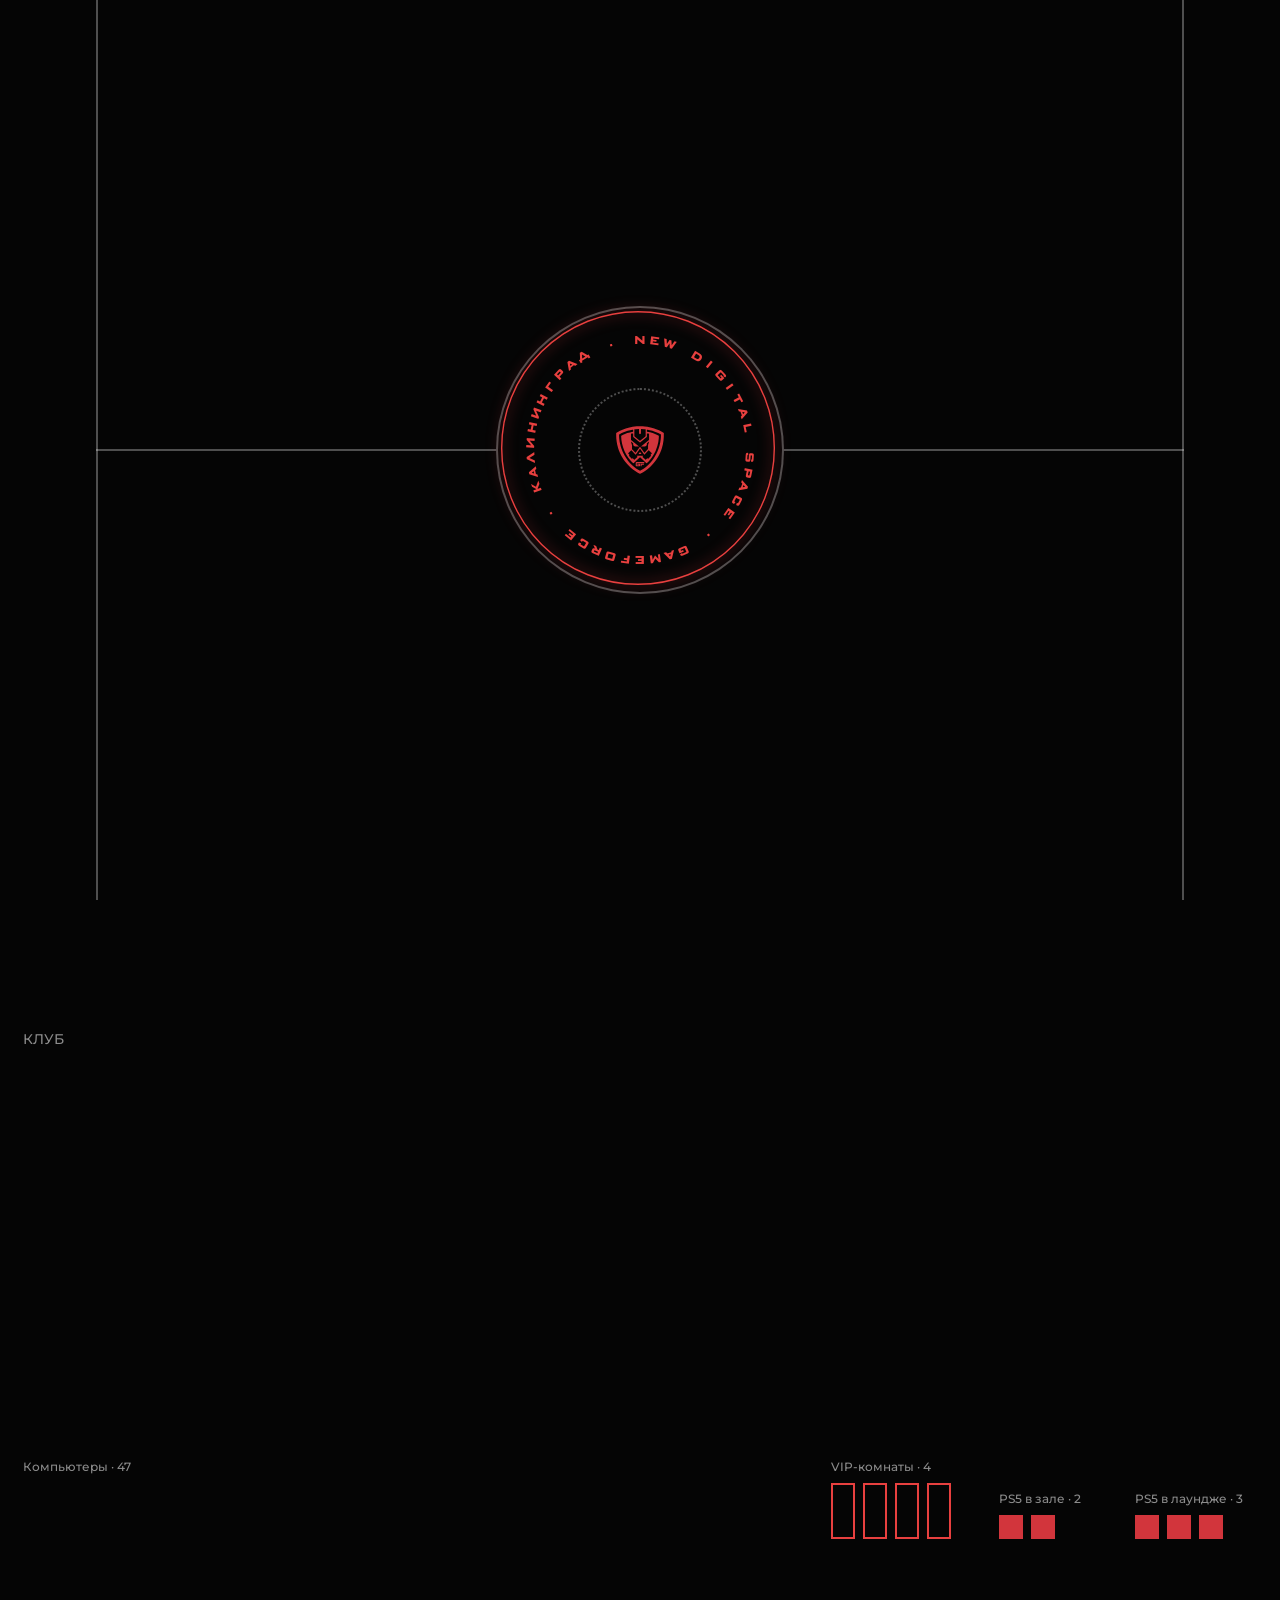
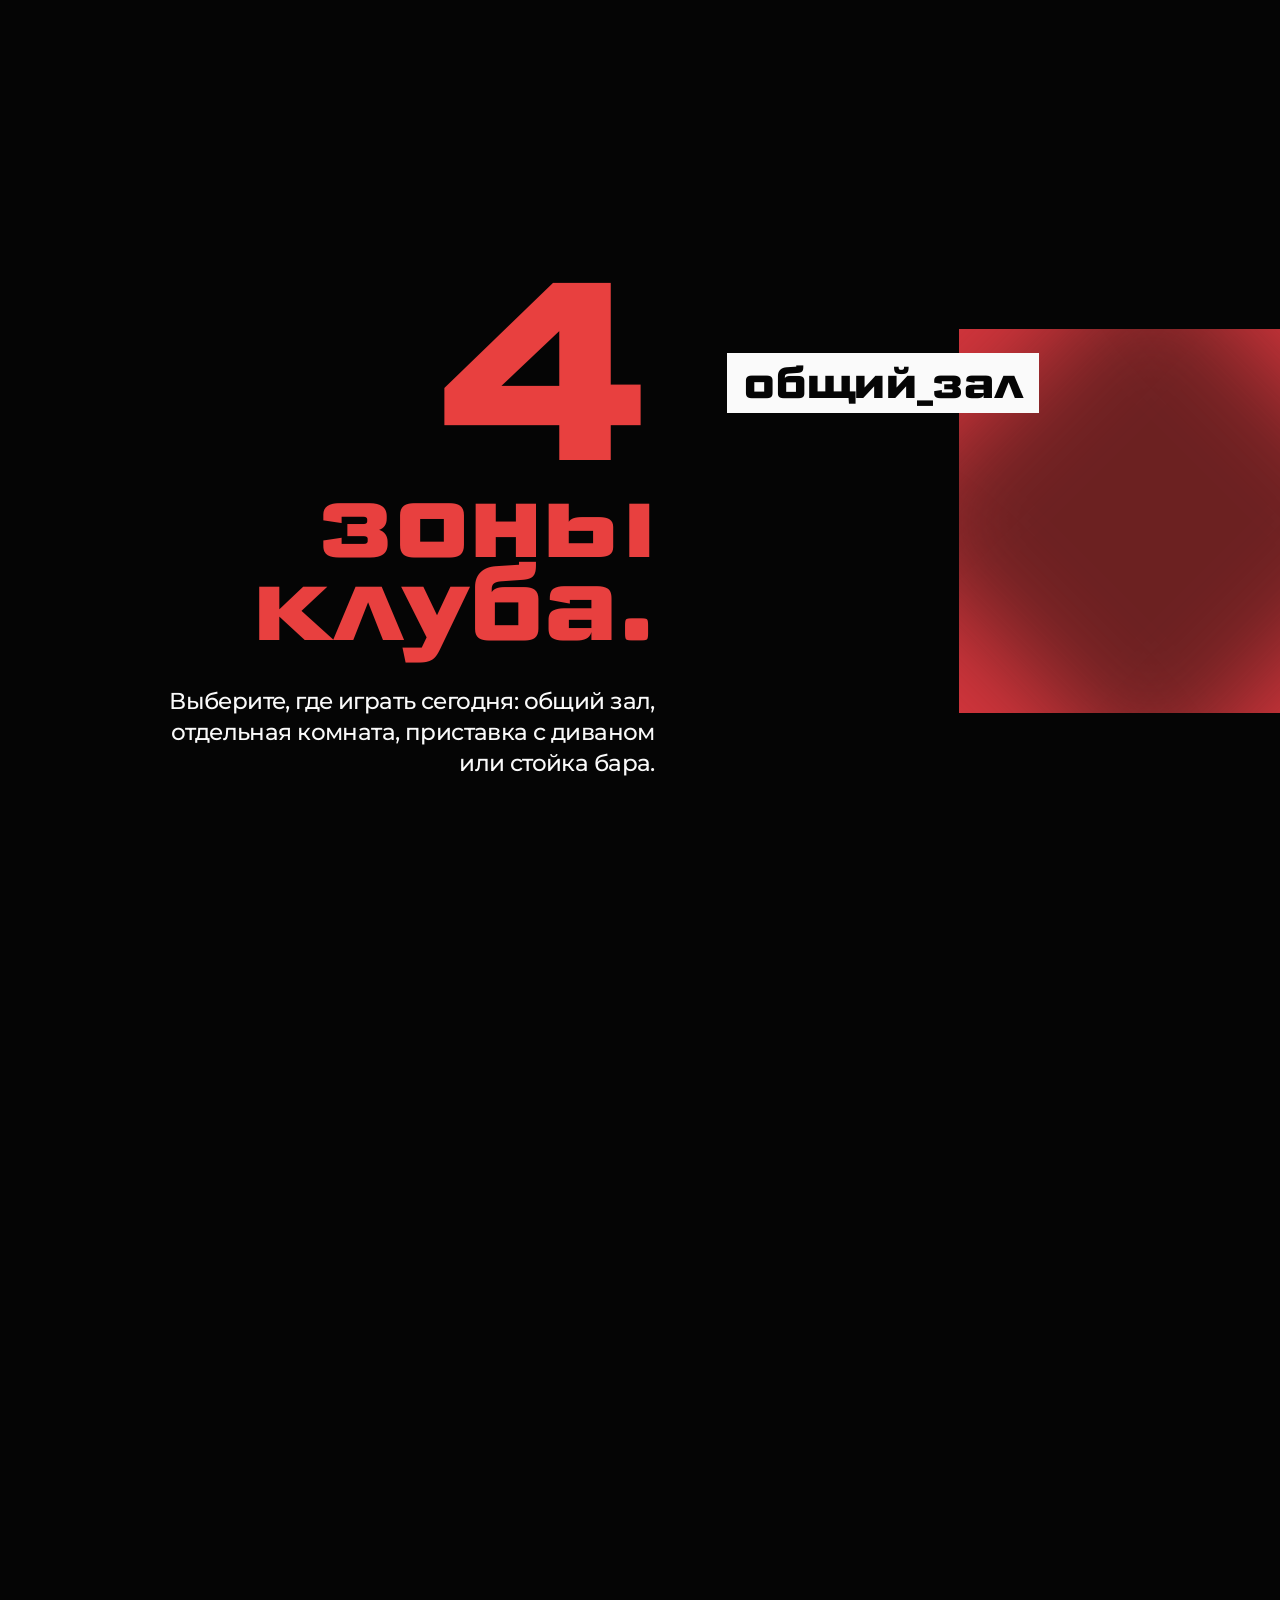
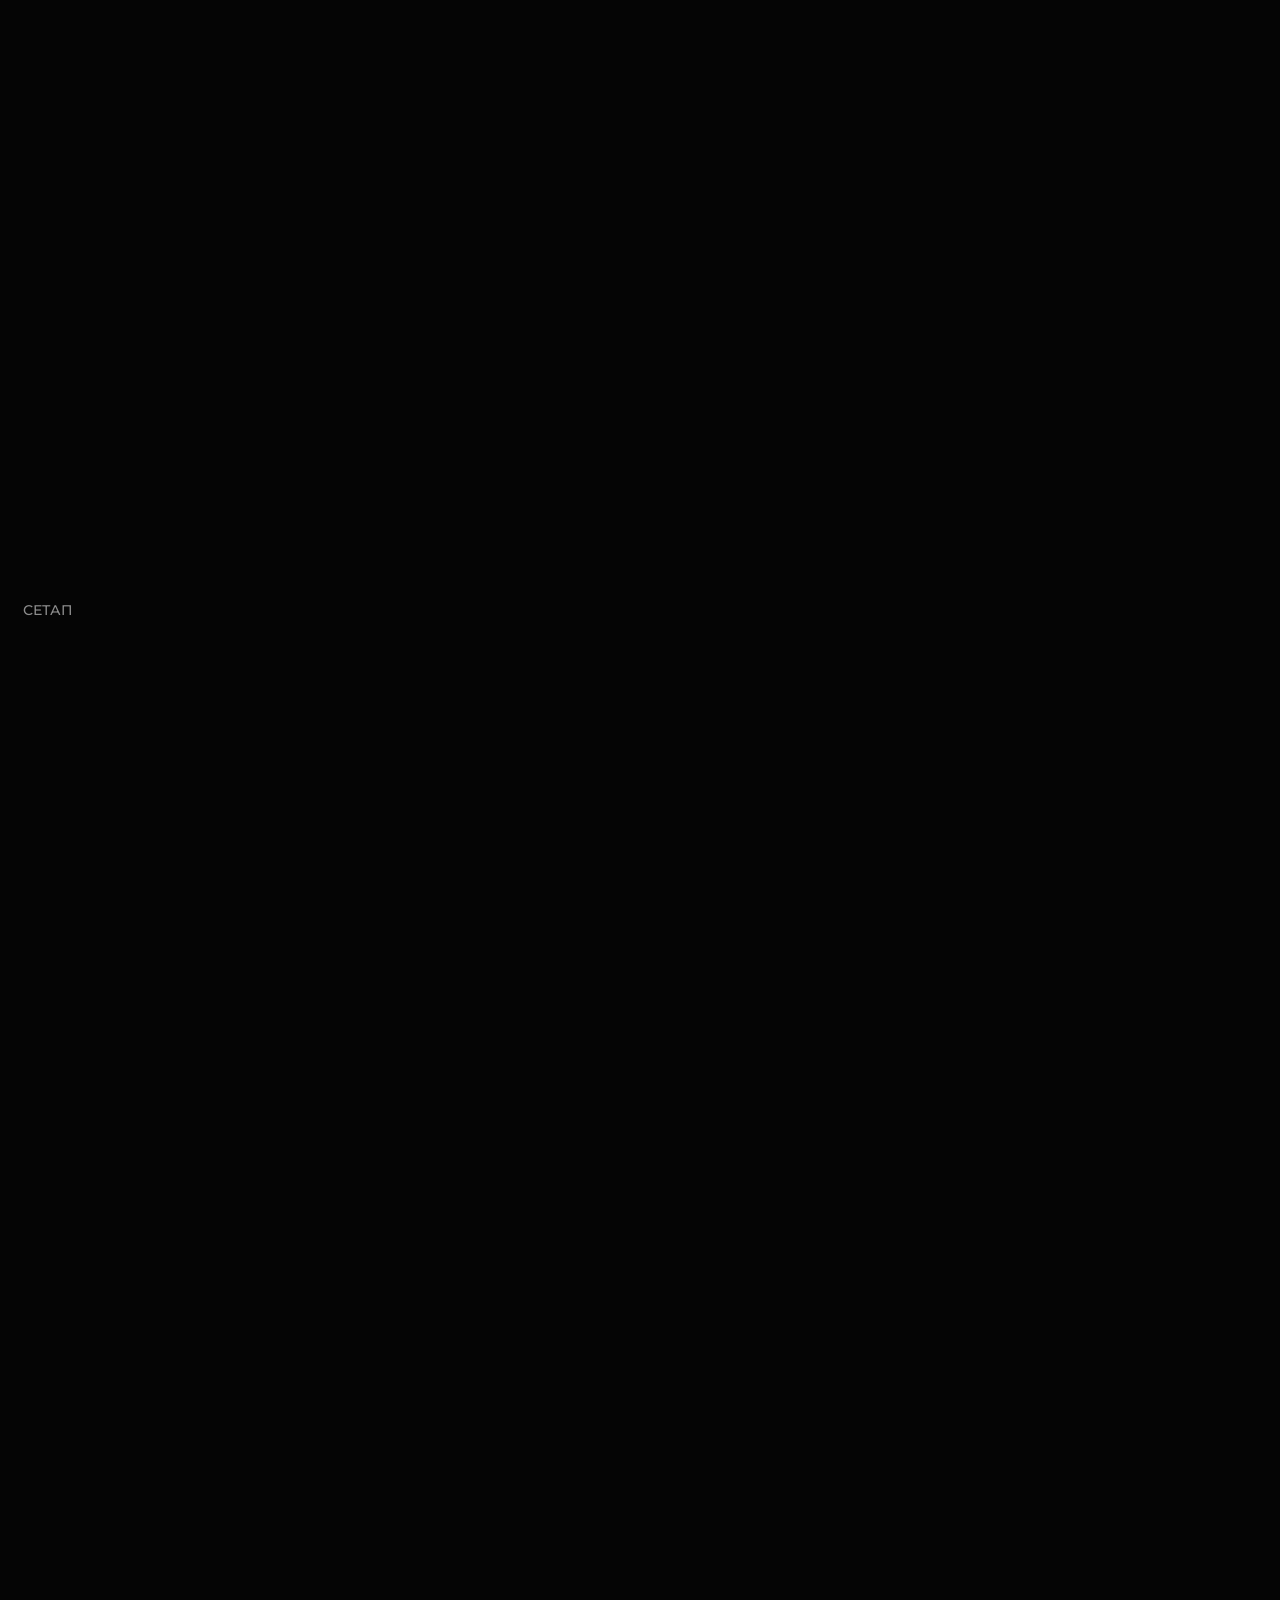
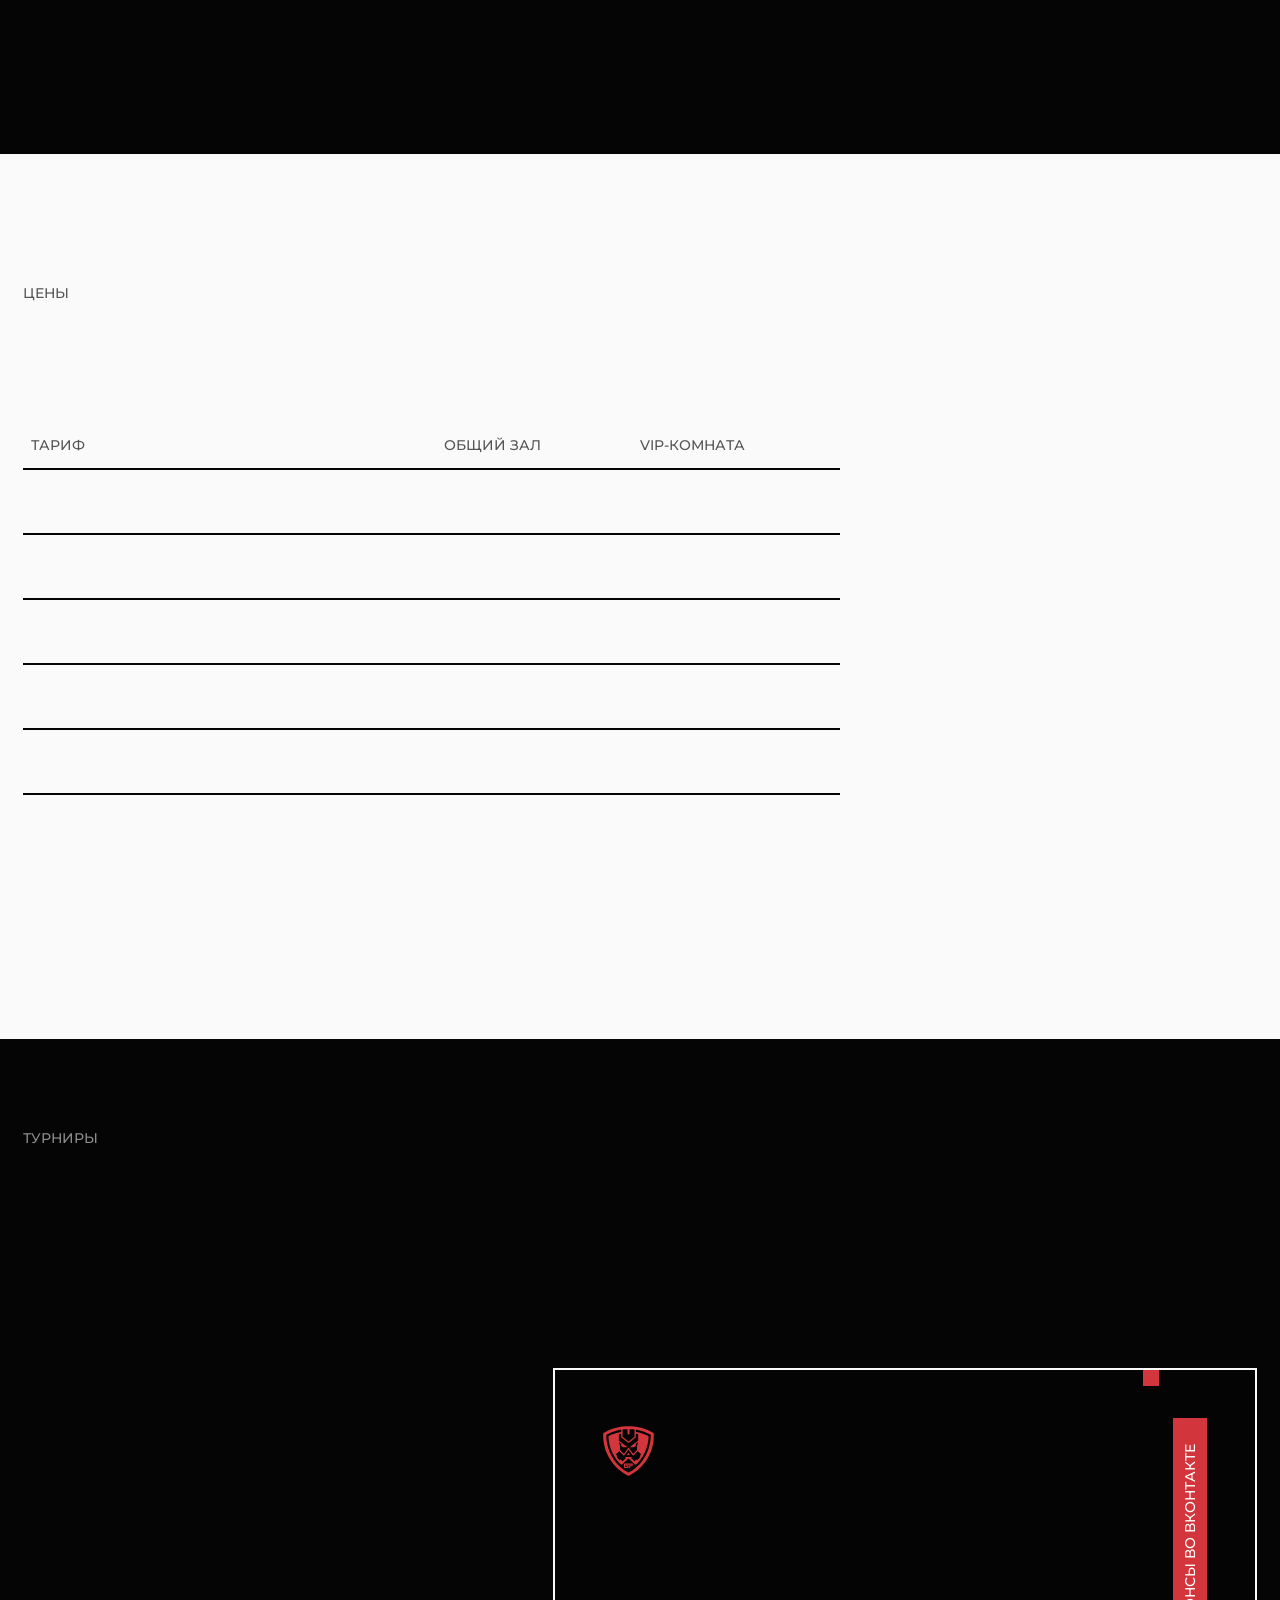
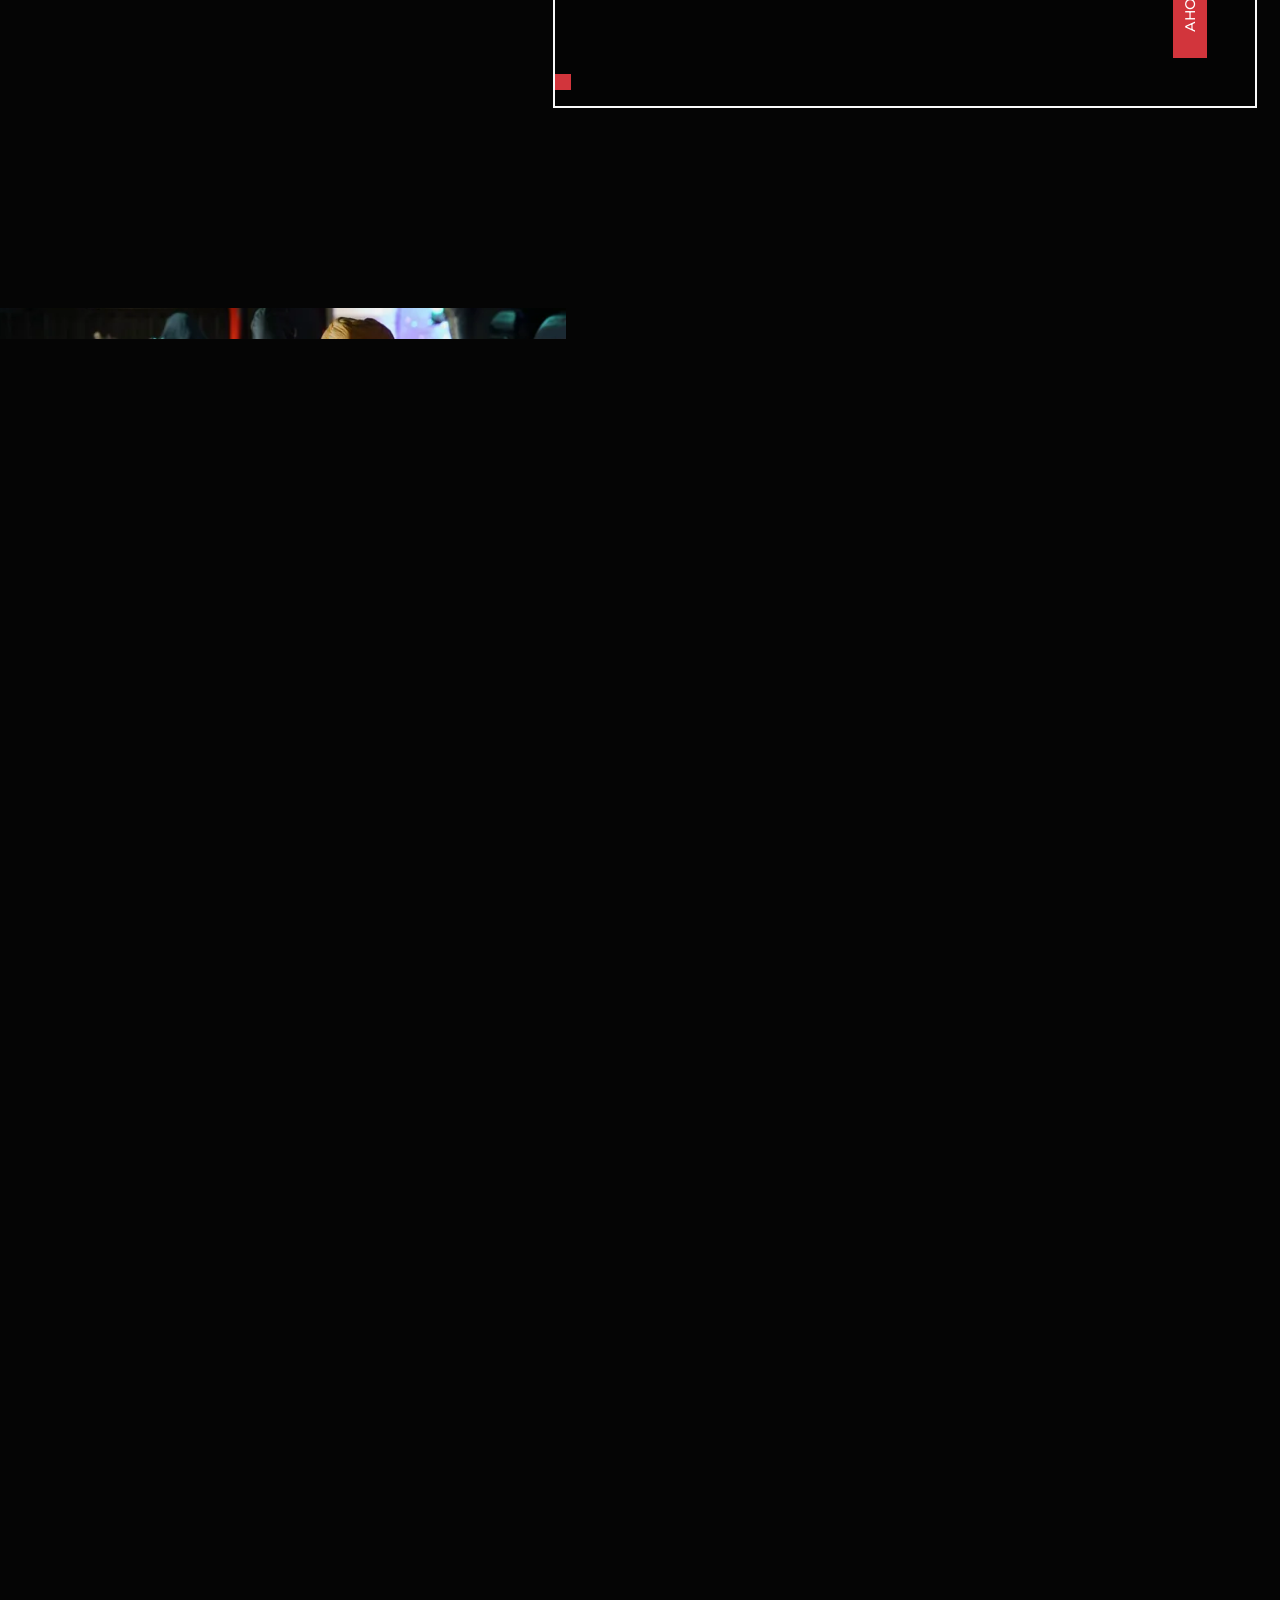
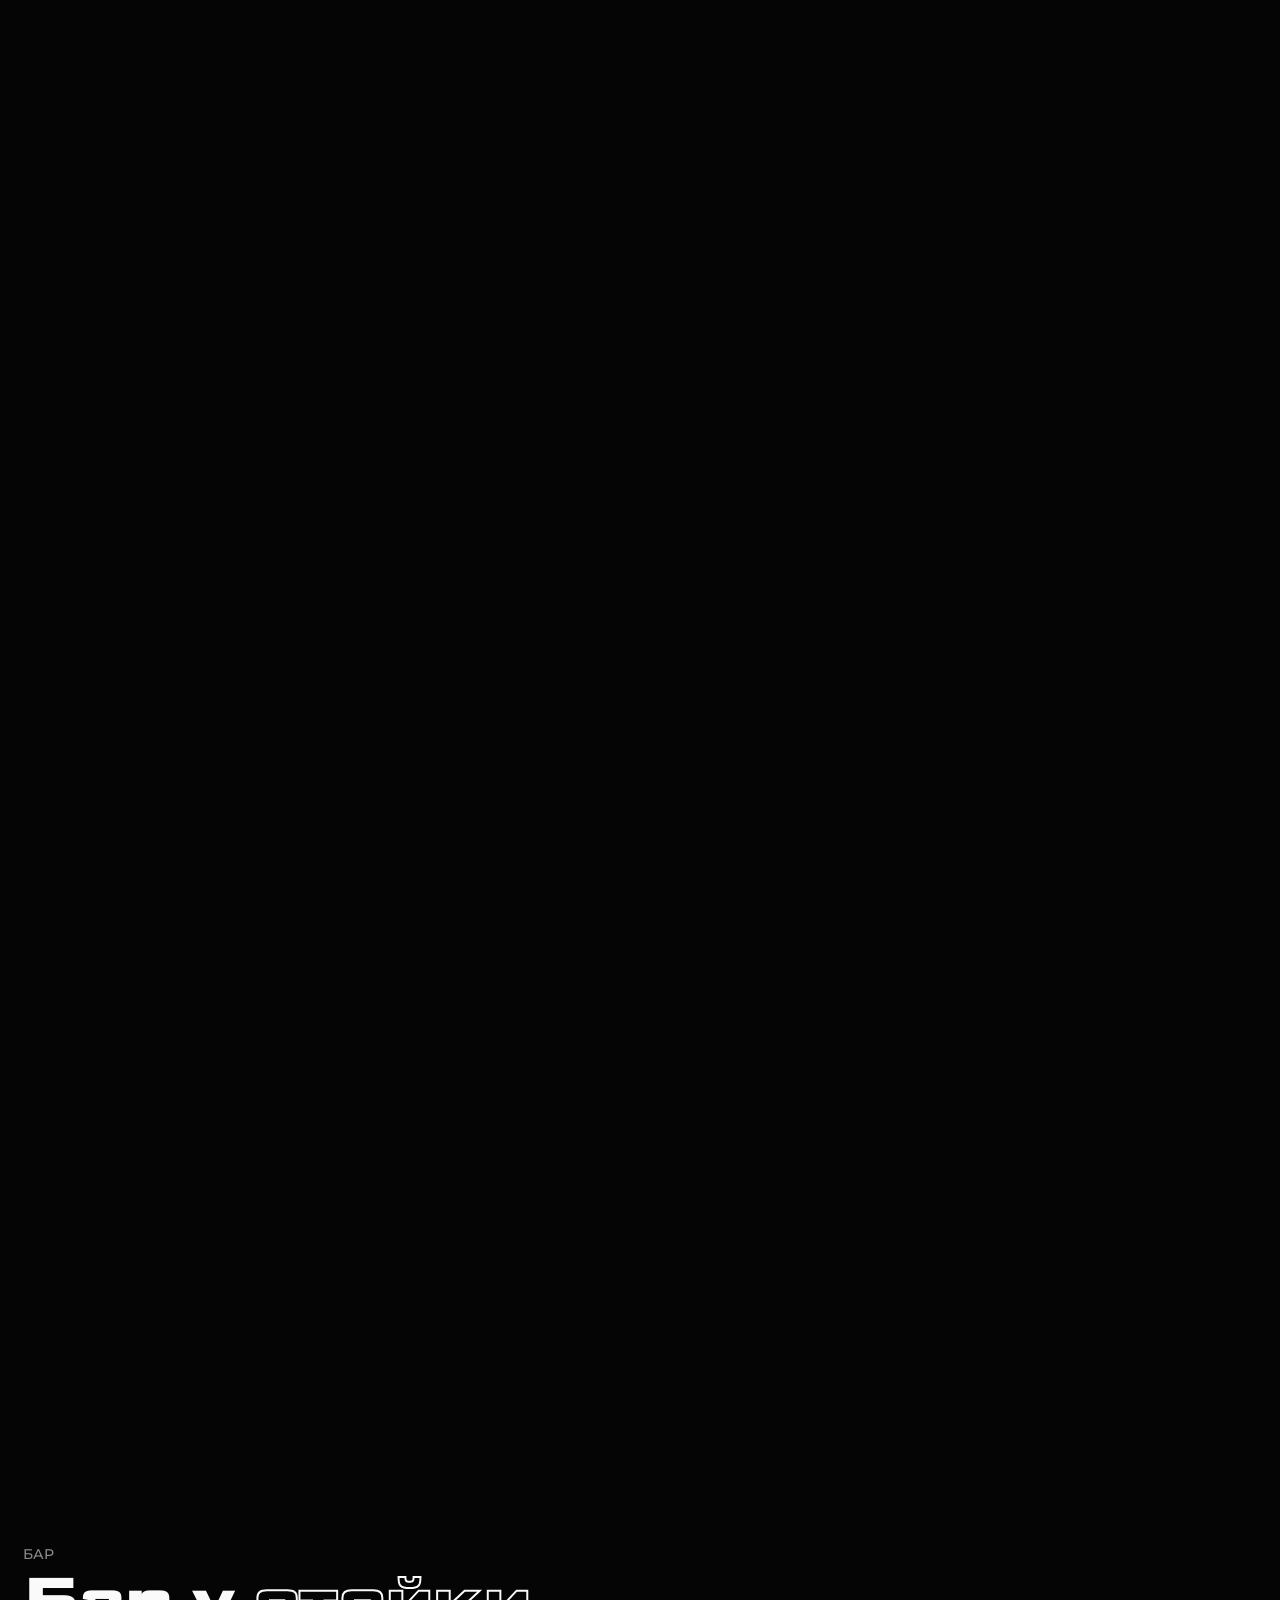
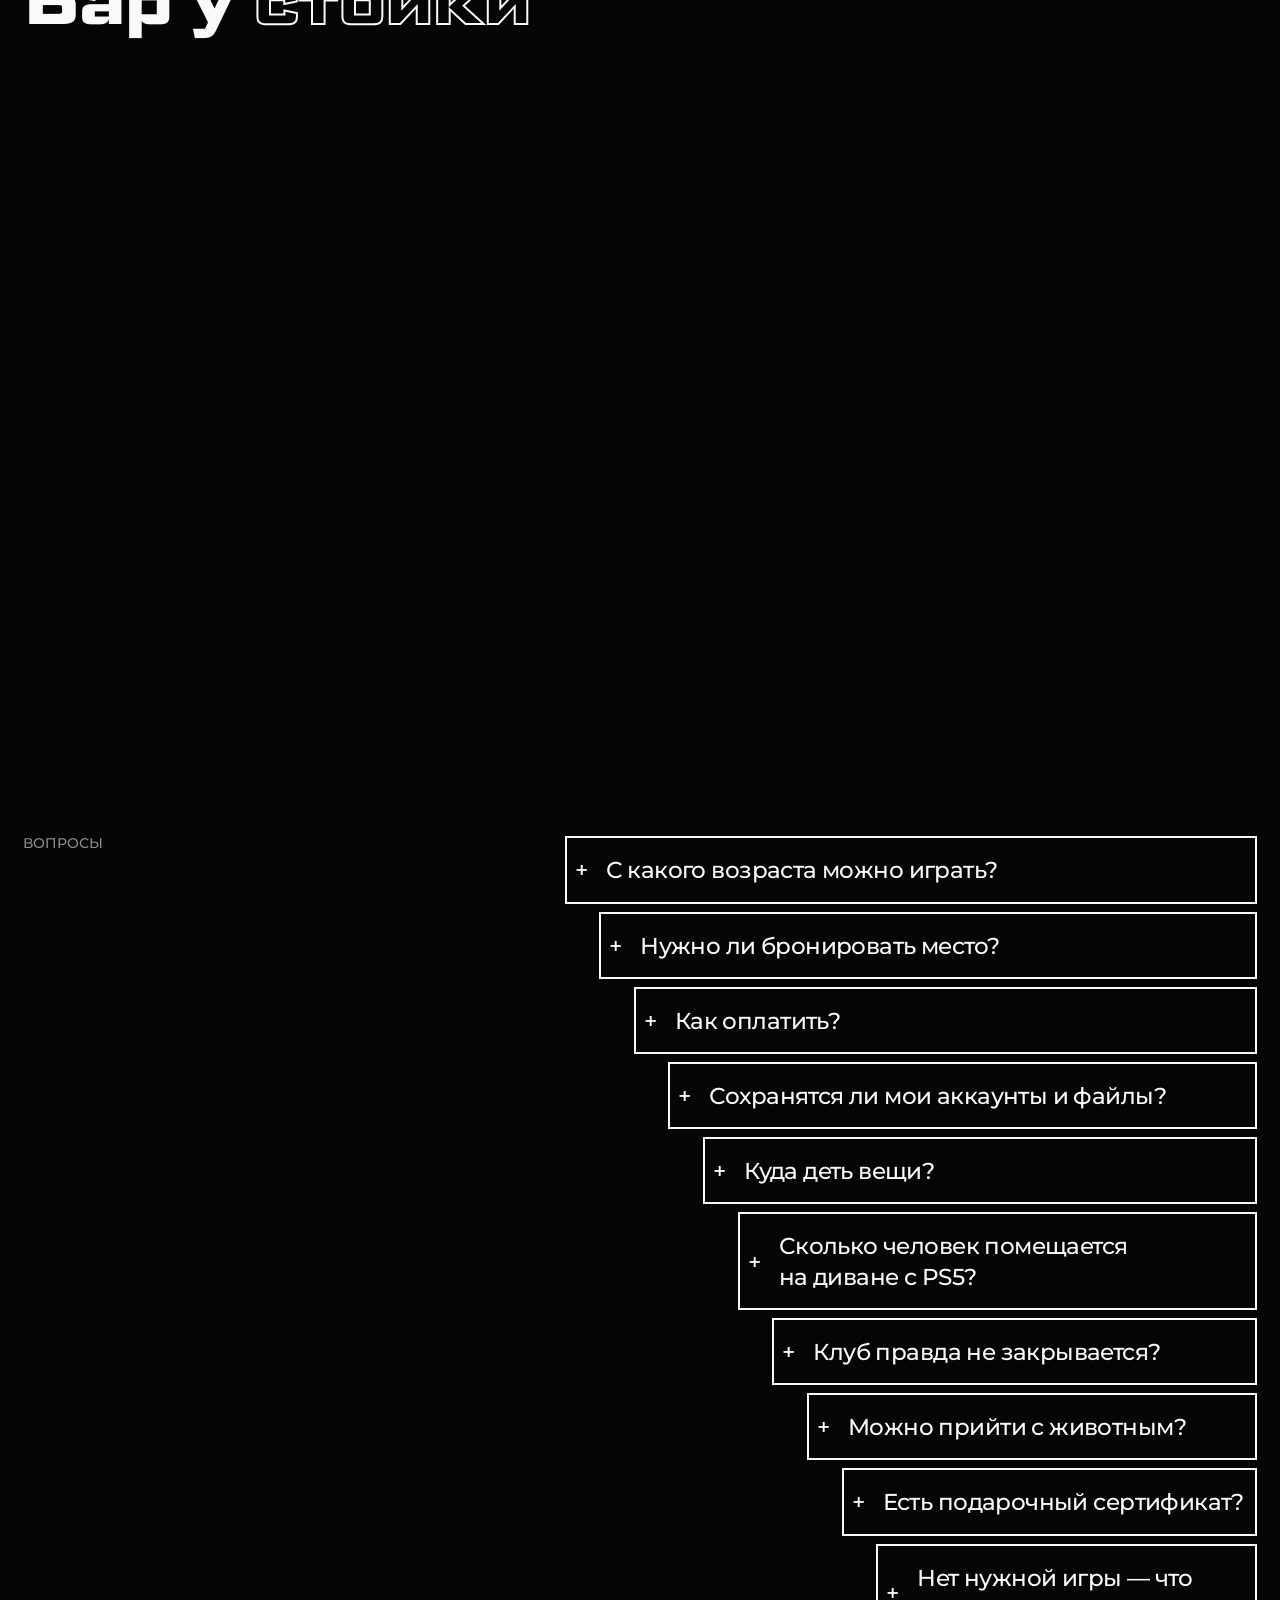
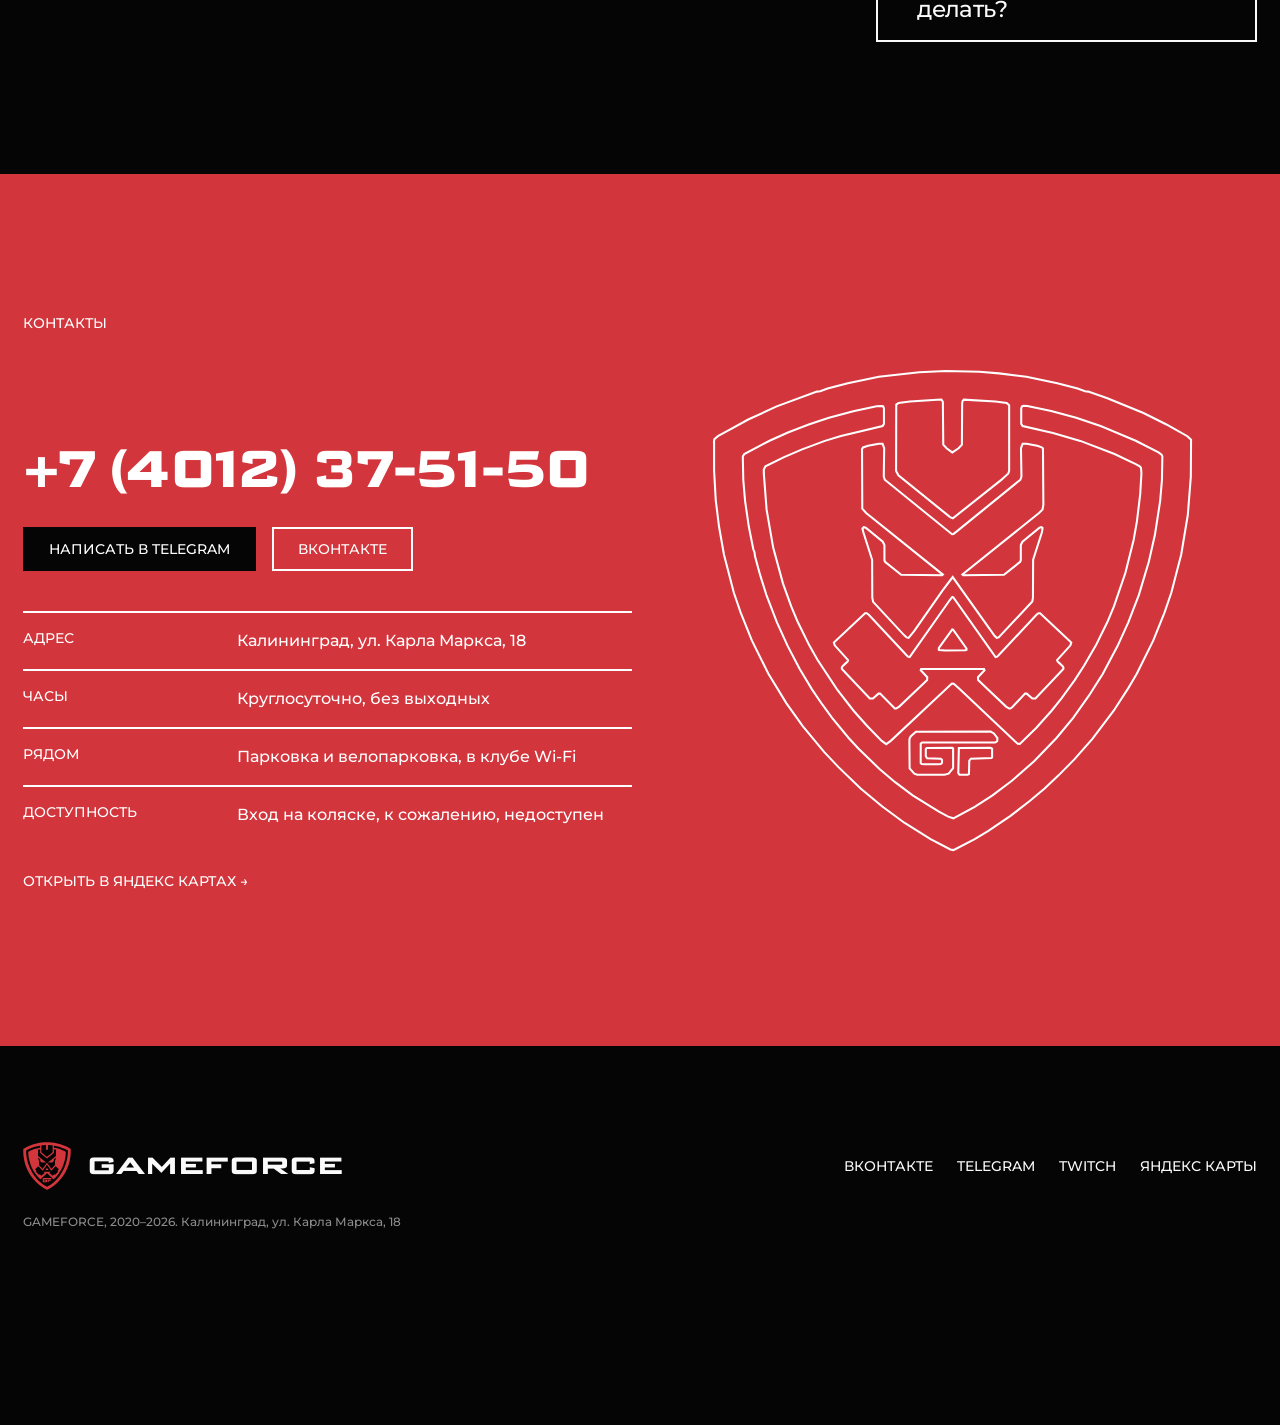
<file: index.html>
<!doctype html>
<html lang="ru">
<head>
<meta charset="utf-8">
<meta name="viewport" content="width=device-width, initial-scale=1">
<title>GAMEFORCE — компьютерный клуб в Калининграде, 24/7</title>
<meta name="description" content="Компьютерный клуб в центре Калининграда на Карла Маркса, 18: 47 ПК с RTX 3070 и 240 Гц, пять PS5, четыре VIP-комнаты, бар. Круглосуточно, от 120 ₽ в час.">
<meta property="og:type" content="website">
<meta property="og:locale" content="ru_RU">
<meta property="og:site_name" content="GAMEFORCE">
<meta property="og:title" content="GAMEFORCE — компьютерный клуб в Калининграде">
<meta property="og:description" content="47 ПК с RTX 3070 и 240 Гц, пять PS5, четыре VIP-комнаты. Карла Маркса, 18, круглосуточно.">
<meta property="og:image" content="https://andrei-khitrov.github.io/gameforce/assets/img/og.jpg">
<meta property="og:image:width" content="1200">
<meta property="og:image:height" content="630">
<meta name="twitter:card" content="summary_large_image">
<meta name="theme-color" content="#050505">
<script>
(function (h) {
  h.classList.add('js');
  setTimeout(function () {
    if (!h.classList.contains('is-ready') && !(window.site && window.site.booted)) h.classList.add('is-static');
  }, 4000);
})(document.documentElement);
</script>
<link rel="preload" href="assets/fonts/science-gothic-variable.woff2" as="font" type="font/woff2" crossorigin>
<link rel="preload" href="assets/fonts/montserrat-variable.woff2" as="font" type="font/woff2" crossorigin>
<link rel="stylesheet" href="assets/css/lenis.css">
<link rel="stylesheet" href="assets/css/tokens.css">
<link rel="stylesheet" href="assets/css/base.css">
<link rel="stylesheet" href="assets/css/sections.css">
<script defer src="assets/js/vendor/gsap.min.js"></script>
<script defer src="assets/js/vendor/ScrollTrigger.min.js"></script>
<script defer src="assets/js/vendor/lenis.min.js"></script>
<script defer src="assets/js/core.js"></script>
<script defer src="assets/js/main.js"></script>
<link rel="canonical" href="https://andrei-khitrov.github.io/gameforce/">
<meta property="og:url" content="https://andrei-khitrov.github.io/gameforce/">
<meta name="robots" content="noindex, nofollow">
<link rel="icon" href="favicon.ico" sizes="48x48">
<link rel="icon" href="assets/img/favicon.svg" type="image/svg+xml">
<link rel="apple-touch-icon" href="apple-touch-icon.png">
<link rel="manifest" href="site.webmanifest">
<script type="application/ld+json" data-publish>{"@context":"https://schema.org","@type":"EntertainmentBusiness","@id":"https://andrei-khitrov.github.io/gameforce/#org","name":"GAMEFORCE","url":"https://andrei-khitrov.github.io/gameforce/","logo":"https://andrei-khitrov.github.io/gameforce/assets/img/logo.svg","image":"https://andrei-khitrov.github.io/gameforce/assets/img/og.jpg","telephone":"+7 (4012) 37-51-50","address":{"@type":"PostalAddress","streetAddress":"ул. Карла Маркса, 18","addressLocality":"Калининград","addressRegion":"Калининградская обл.","addressCountry":"RU"},"geo":{"@type":"GeoCoordinates","latitude":54.728458,"longitude":20.479724},"openingHours":["Mo-Su 00:00-24:00"],"sameAs":["https://vk.ru/gameforce","https://www.twitch.tv/gameforce_arena","https://yandex.ru/maps/org/gameforce/235551548827/"],"priceRange":"₽"}</script>
<script type="application/ld+json" data-publish>{"@context":"https://schema.org","@type":"WebSite","name":"GAMEFORCE","url":"https://andrei-khitrov.github.io/gameforce/","inLanguage":"ru","publisher":{"@id":"https://andrei-khitrov.github.io/gameforce/#org"}}</script>
<script type="application/ld+json" data-publish>{"@context":"https://schema.org","@type":"FAQPage","mainEntity":[{"@type":"Question","name":"С какого возраста можно играть?","acceptedAnswer":{"@type":"Answer","text":"Компьютеры в аренду — с 12 лет."}},{"@type":"Question","name":"Нужно ли бронировать место?","acceptedAnswer":{"@type":"Answer","text":"Позвоните или напишите администратору в Telegram — место придержат. Можно прийти и без записи."}},{"@type":"Question","name":"Как оплатить?","acceptedAnswer":{"@type":"Answer","text":"Наличными или картой: Мир, Visa, MasterCard, Maestro."}},{"@type":"Question","name":"Сохранятся ли мои аккаунты и файлы?","acceptedAnswer":{"@type":"Answer","text":"Нет, и это защита: после перезагрузки компьютер стирает логины, пароли, файлы и историю браузера."}},{"@type":"Question","name":"Куда деть вещи?","acceptedAnswer":{"@type":"Answer","text":"В персональный шкафчик. Телефон и кошелёк лучше держать при себе."}},{"@type":"Question","name":"Сколько человек помещается на диване с PS5?","acceptedAnswer":{"@type":"Answer","text":"Двое. Если компания больше, берите ещё места рядом."}},{"@type":"Question","name":"Клуб правда не закрывается?","acceptedAnswer":{"@type":"Answer","text":"Работает круглосуточно, без выходных и праздников. О технических перерывах клуб заранее пишет в группе ВКонтакте."}},{"@type":"Question","name":"Можно прийти с животным?","acceptedAnswer":{"@type":"Answer","text":"Только с кошкой."}},{"@type":"Question","name":"Есть подарочный сертификат?","acceptedAnswer":{"@type":"Answer","text":"Есть — спросите у администратора."}},{"@type":"Question","name":"Нет нужной игры — что делать?","acceptedAnswer":{"@type":"Answer","text":"Напишите в обсуждении группы ВКонтакте: клуб устанавливает игры по просьбам гостей."}}]}</script>
</head>
<body>
<!-- 00 · портал загрузки (astranova.world): первый визит за сессию, не при reduced-motion и не по якорю; без JS его нет.
     Разметка строится до первой отрисовки; main.js проигрывает вход и выход. Страховка: через 7 с портал снимается сам -->
<script>
(function (d, h) {
  try {
    if (sessionStorage.getItem('gf-portal') || matchMedia('(prefers-reduced-motion: reduce)').matches || location.hash.length > 1) return;
    sessionStorage.setItem('gf-portal', '1');
  } catch (e) { return; }
  var txt = 'NEW DIGITAL SPACE \u00b7 GAMEFORCE \u00b7 \u041a\u0410\u041b\u0418\u041d\u0418\u041d\u0413\u0420\u0410\u0414 \u00b7 ', n = txt.length, r = 116, ring = '';
  for (var i = 0; i < n; i++) {
    var a = i * 360 / n, rad = a * Math.PI / 180, ch = txt.charAt(i);
    if (ch === ' ') continue;
    ring += '<text class="portal__ch ' + (a < 180 ? 'is-tr' : 'is-bl') + '" text-anchor="middle" dominant-baseline="central" transform="translate(' +
      (r * Math.sin(rad)).toFixed(2) + ' ' + (-r * Math.cos(rad)).toFixed(2) + ') rotate(' + a.toFixed(2) + ')">' + ch + '</text>';
  }
  var el = d.createElement('div');
  el.className = 'portal'; el.setAttribute('aria-hidden', 'true'); el.setAttribute('data-portal', ''); el.setAttribute('data-gate-ignore', '');
  el.innerHTML = '<div class="portal__in" data-portal-in>' +
    '<i class="portal__line portal__line--l"></i><i class="portal__line portal__line--r"></i>' +
    '<div class="portal__mid"><i class="portal__line portal__line--m"></i><div class="portal__txt">' +
    '<span class="portal__cast">CONNECTING TO NEW DIGITAL SPACE...</span><span class="portal__ready">SPACE READY</span></div></div>' +
    '<div class="portal__circle"><svg class="portal__arcs" viewBox="0 0 300 300"><path class="portal__arc portal__arc--r" d="M150 6 A144 144 0 0 1 150 294"/>' +
    '<path class="portal__arc portal__arc--l" d="M150 294 A144 144 0 0 1 150 6"/></svg>' +
    '<svg class="portal__ring" viewBox="-150 -150 300 300">' + ring + '</svg><i class="portal__dash"></i>' +
    '<img class="portal__logo" src="assets/img/logo.svg" width="48" height="48" alt=""></div></div>';
  d.body.insertBefore(el, d.body.firstChild);
  h.classList.add('is-portal');
  setTimeout(function () { if (!window.__gfPortalRun && el.parentNode) { el.parentNode.removeChild(el); h.classList.remove('is-portal'); } }, 7000);
})(document, document.documentElement);
</script>
<a class="skip" href="#main">К содержанию</a>

<header class="head" data-head>
  <div class="wrap head__in">
    <a class="head__brand" href="#top" aria-label="GAMEFORCE — в начало">
      <img class="head__logo" src="assets/img/logo.svg" width="28" height="28" alt="Щит GAMEFORCE">
      <span class="head__word">GAMEFORCE</span>
    </a>
    <nav class="head__nav" data-nav aria-label="Разделы">
      <a href="#zony">Зоны</a>
      <a href="#ceny">Цены</a>
      <a href="#turniry">Турниры</a>
      <a href="#bar">Бар</a>
      <a href="#voprosy">Вопросы</a>
      <a href="#kontakty">Контакты</a>
    </nav>
    <a class="btn head__call" href="tel:+74012375150">Позвонить</a>
    <button class="head__burger" type="button" data-burger aria-controls="menu" aria-expanded="false">Меню</button>
  </div>
</header>

<div class="menu" id="menu" data-overlay="menu" hidden>
  <nav class="wrap menu__nav" aria-label="Разделы, меню">
    <a href="#zony">Зоны</a>
    <a href="#ceny">Цены</a>
    <a href="#turniry">Турниры</a>
    <a href="#bar">Бар</a>
    <a href="#voprosy">Вопросы</a>
    <a href="#kontakty">Контакты</a>
  </nav>
  <div class="wrap menu__foot">
    <a class="btn" href="tel:+74012375150">+7 (4012) 37-51-50</a>
    <a class="btn btn--line" href="https://t.me/Gameforce_arena_admin" target="_blank" rel="noopener">Telegram</a>
  </div>
</div>

<main id="main" tabindex="-1">

  <!-- 01 · первый экран · twitchrivals V + E · свой образ: контурный щит клуба -->
  <section class="hero" id="top" data-block="01-первый-экран" data-loud="громкий">
    <div class="wrap hero__in">
      <div class="hero__top">
        <p class="label hero__label">Калининград · Карла Маркса, 18 · 24/7</p>
        <a class="hero__rate" href="https://yandex.ru/maps/org/gameforce/235551548827/reviews/" target="_blank" rel="noopener">
          <span class="hero__rate-n">4,9</span>
          <span class="hero__rate-t">227 отзывов на&nbsp;Яндекс Картах</span>
        </a>
      </div>
      <h1 class="hero__h1">
        <span class="hero__sub">Компьютерный клуб в&nbsp;центре Калининграда</span>
        <span class="hero__mark" data-type>GAMEFORCE</span>
      </h1>
      <div class="hero__copy">
        <p class="hero__slogan" data-y>New Digital Space</p>
        <p class="t-4 hero__lead" data-in="text">47&nbsp;компьютеров с&nbsp;RTX&nbsp;3070 и&nbsp;мониторами 240&nbsp;Гц, пять PlayStation&nbsp;5 и&nbsp;четыре VIP-комнаты с&nbsp;входом по&nbsp;ключ-карте. Открыто круглосуточно.</p>
        <div class="hero__acts" data-in="text">
          <a class="btn" href="tel:+74012375150" data-cta>Позвонить: +7&nbsp;(4012) 37-51-50</a>
          <a class="btn btn--line" href="https://t.me/Gameforce_arena_admin" target="_blank" rel="noopener">Написать в&nbsp;Telegram</a>
        </div>
      </div>
      <div class="hero__space" data-anchor aria-hidden="true">
        <img class="hero__still" src="assets/img/shield-line.svg" width="594" height="596" alt="" fetchpriority="high">
        <canvas class="hero__gl" data-gl="shield"></canvas>
      </div>
    </div>
  </section>

  <!-- 02 · клуб · twitchrivals X (клетки) + Y (буквы H2) -->
  <section class="sec klub" id="klub" data-block="02-цифры" data-loud="средний">
    <div class="wrap">
      <header class="sec-head klub__head">
        <p class="label">Клуб</p>
        <h2 data-y>Больше чем просто компьютерный клуб</h2>
      </header>
      <ul class="facts">
        <li class="facts__i" data-in="text"><span class="facts__n">47</span><span class="facts__t">компьютеров: RTX&nbsp;3070 в&nbsp;зале, RTX&nbsp;3070&nbsp;Ti в&nbsp;VIP</span></li>
        <li class="facts__i" data-in="text"><span class="facts__n">240&nbsp;Гц</span><span class="facts__t">мониторы 27″ на&nbsp;каждом месте</span></li>
        <li class="facts__i" data-in="text"><span class="facts__n">5</span><span class="facts__t">PlayStation&nbsp;5: две в&nbsp;зале, три в&nbsp;лаундже</span></li>
        <li class="facts__i" data-in="text"><span class="facts__n">4</span><span class="facts__t">VIP-комнаты с&nbsp;входом по&nbsp;ключ-карте</span></li>
        <li class="facts__i" data-in="text"><span class="facts__n">24/7</span><span class="facts__t">без выходных и&nbsp;праздников</span></li>
      </ul>
      <figure class="seats" data-seats>
        <div class="seats__groups" role="img" aria-label="Места в клубе: 47 компьютеров, 4 VIP-комнаты, 2 PlayStation 5 в зале и 3 в лаундже">
          <div class="seats__g seats__g--pc"><span class="seats__cap caption" aria-hidden="true">Компьютеры · 47</span><div class="seats__grid"><span class="seat"></span><span class="seat"></span><span class="seat"></span><span class="seat"></span><span class="seat"></span><span class="seat"></span><span class="seat"></span><span class="seat"></span><span class="seat"></span><span class="seat"></span><span class="seat"></span><span class="seat"></span><span class="seat"></span><span class="seat"></span><span class="seat"></span><span class="seat"></span><span class="seat"></span><span class="seat"></span><span class="seat"></span><span class="seat"></span><span class="seat"></span><span class="seat"></span><span class="seat"></span><span class="seat"></span><span class="seat"></span><span class="seat"></span><span class="seat"></span><span class="seat"></span><span class="seat"></span><span class="seat"></span><span class="seat"></span><span class="seat"></span><span class="seat"></span><span class="seat"></span><span class="seat"></span><span class="seat"></span><span class="seat"></span><span class="seat"></span><span class="seat"></span><span class="seat"></span><span class="seat"></span><span class="seat"></span><span class="seat"></span><span class="seat"></span><span class="seat"></span><span class="seat"></span><span class="seat"></span></div></div>
          <div class="seats__g"><span class="seats__cap caption" aria-hidden="true">VIP-комнаты · 4</span><div class="seats__grid seats__grid--vip"><span class="seat seat--door"></span><span class="seat seat--door"></span><span class="seat seat--door"></span><span class="seat seat--door"></span></div></div>
          <div class="seats__g"><span class="seats__cap caption" aria-hidden="true">PS5 в зале · 2</span><div class="seats__grid seats__grid--ps"><span class="seat seat--ps"></span><span class="seat seat--ps"></span></div></div>
          <div class="seats__g"><span class="seats__cap caption" aria-hidden="true">PS5 в лаундже · 3</span><div class="seats__grid seats__grid--ps"><span class="seat seat--ps"></span><span class="seat seat--ps"></span><span class="seat seat--ps"></span></div></div>
        </div>
      </figure>
    </div>
  </section>

  <!-- 03 · зоны · twitchrivals et (лента 400vh) + ee/Q (карточки с контурными 3D-предметами) -->
  <section class="zony" id="zony" data-block="03-зоны" data-loud="громкий" data-pin>
    <div class="zony__track" data-track>
      <div class="zony__intro" data-panel>
        <h2 class="zony__h"><span class="zony__n">4</span> <span class="zony__w">зоны клуба.</span></h2>
        <p class="zony__lead">Выберите, где играть сегодня: общий зал, отдельная комната, приставка с&nbsp;диваном или&nbsp;стойка бара.</p>
      </div>
      <article class="zone" data-panel>
        <h3 class="zone__tag" data-tag>общий_зал</h3>
        <div class="zone__card zone__card--diamond" data-card><canvas class="zone__gl" data-gl="monitor" aria-hidden="true"></canvas></div>
        <div class="zone__text">
          <p>ПК на&nbsp;i5-10400 и&nbsp;RTX&nbsp;3070, мониторы 27″ 240&nbsp;Гц. Одинаковый набор программ на&nbsp;каждом месте.</p>
          <p class="zone__price">от 120&nbsp;₽ в&nbsp;час</p>
        </div>
      </article>
      <article class="zone" data-panel>
        <h3 class="zone__tag" data-tag>vip_комната</h3>
        <div class="zone__card zone__card--linear zone__card--graphite" data-card><canvas class="zone__gl" data-gl="keycard" aria-hidden="true"></canvas></div>
        <div class="zone__text">
          <p>Четыре отдельные комнаты, дверь открывается ключ-картой. Внутри&nbsp;— RTX&nbsp;3070&nbsp;Ti.</p>
          <p class="zone__price">от 150&nbsp;₽ в&nbsp;час</p>
        </div>
      </article>
      <article class="zone" data-panel>
        <h3 class="zone__tag" data-tag>ps5_lounge</h3>
        <div class="zone__card zone__card--radial" data-card><canvas class="zone__gl" data-gl="gamepad" aria-hidden="true"></canvas></div>
        <div class="zone__text">
          <p>Пять PlayStation&nbsp;5: две в&nbsp;общем зале, три в&nbsp;лаундже. Диван с&nbsp;4K-телевизором 65″&nbsp;— на&nbsp;двоих.</p>
          <p class="zone__price">диван&nbsp;— от 250&nbsp;₽ в&nbsp;час</p>
        </div>
      </article>
      <article class="zone" data-panel>
        <h3 class="zone__tag" data-tag>бар</h3>
        <div class="zone__card zone__card--diamond zone__card--graphite" data-card><canvas class="zone__gl" data-gl="can" aria-hidden="true"></canvas></div>
        <div class="zone__text">
          <p>Сэндвичи, кофе, энергетики и&nbsp;мерч клуба&nbsp;— не&nbsp;выходя надолго из&nbsp;матча.</p>
          <p class="zone__price"><a href="#bar">Карта бара</a></p>
        </div>
      </article>
    </div>
  </section>

  <!-- 04 · сетап · стандартное появление -->
  <section class="sec setup" id="setup" data-block="04-сетап" data-loud="тихий">
    <div class="wrap">
      <header class="sec-head">
        <p class="label">Сетап</p>
        <h2 data-y>Железо и&nbsp;игры</h2>
      </header>
      <div class="grid setup__grid">
        <dl class="rows setup__specs">
          <div class="rows__r" data-in="text"><dt>Процессор</dt><dd>Intel Core i5-10400</dd></div>
          <div class="rows__r" data-in="text"><dt>Видеокарта</dt><dd>RTX&nbsp;3070, в&nbsp;VIP-комнатах&nbsp;— RTX&nbsp;3070&nbsp;Ti</dd></div>
          <div class="rows__r" data-in="text"><dt>Монитор</dt><dd>27″, 240&nbsp;Гц</dd></div>
          <div class="rows__r" data-in="text"><dt>Программы</dt><dd>Одинаковый набор на&nbsp;каждом ПК: Discord, TeamSpeak&nbsp;3, FACEIT AC, Bloody7, G&nbsp;HUB, Razer Synapse&nbsp;4, Chrome</dd></div>
          <div class="rows__r" data-in="text"><dt>Приватность</dt><dd>После перезагрузки ПК стирает логины, пароли, файлы и&nbsp;историю браузера</dd></div>
        </dl>
        <div class="setup__games">
          <h3 class="setup__h3" data-in="text">Игры со&nbsp;своим аккаунтом</h3>
          <dl class="rows rows--games" data-in="text">
            <div class="rows__r"><dt>Steam</dt><dd>Counter-Strike&nbsp;2, Dota&nbsp;2, PUBG, Apex Legends, Marvel Rivals, ARC Raiders, Delta Force, The Finals, DayZ, Valheim, Warframe, Phasmophobia, Tekken&nbsp;8</dd></div>
            <div class="rows__r"><dt>Battle.net</dt><dd>Overwatch, Hearthstone, StarCraft&nbsp;II</dd></div>
            <div class="rows__r"><dt>Riot Games</dt><dd>VALORANT, League of&nbsp;Legends</dd></div>
            <div class="rows__r"><dt>Epic Games</dt><dd>Fortnite, Rocket League</dd></div>
            <div class="rows__r"><dt>Lesta</dt><dd>Мир Танков, Мир Кораблей, Tanks Blitz</dd></div>
            <div class="rows__r"><dt>HoYoPlay</dt><dd>Genshin Impact, Honkai: Star Rail, Zenless Zone Zero</dd></div>
            <div class="rows__r"><dt>VK&nbsp;Play</dt><dd>Warface</dd></div>
          </dl>
          <h3 class="setup__h3" data-in="text">Игры клуба&nbsp;— без аккаунта</h3>
          <p class="setup__p" data-in="text">Counter-Strike&nbsp;1.6, Heroes of&nbsp;Might and&nbsp;Magic&nbsp;III, Warcraft&nbsp;III, Forza Horizon&nbsp;5, Hogwarts Legacy, Ghost of&nbsp;Tsushima, Horizon Forbidden West, Palworld, Sims&nbsp;4, Quake III Arena, Worms Armageddon и&nbsp;другие.</p>
          <h3 class="setup__h3" data-in="text">PlayStation&nbsp;5</h3>
          <p class="setup__p" data-in="text">EA Sports FC&nbsp;26 и&nbsp;27, Mortal Kombat&nbsp;1 и&nbsp;11, Tekken&nbsp;7 и&nbsp;8, UFC&nbsp;4–6, NBA 2K25, GTA&nbsp;V, It&nbsp;Takes Two, Хогвартс. Наследие, Street Fighter&nbsp;V, Rocket League.</p>
          <p class="setup__note caption" data-in="text">Нет нужной игры&nbsp;— напишите в&nbsp;<a href="https://vk.ru/topic-201002621_47027015" target="_blank" rel="noopener">обсуждении группы</a>, клуб ставит игры по&nbsp;просьбам.</p>
        </div>
      </div>
    </div>
  </section>

  <!-- 05 · цены · светлая секция, стандартное появление -->
  <section class="sec ceny theme-light" id="ceny" data-block="05-цены" data-loud="средний">
    <div class="wrap">
      <header class="sec-head">
        <p class="label">Цены</p>
        <h2 data-y>Сколько стоит игра</h2>
      </header>
      <div class="grid ceny__grid">
        <div class="ceny__main">
          <table class="price">
            <caption class="sr-only">Цены на компьютеры: общий зал и VIP-комната</caption>
            <thead>
              <tr><th scope="col">Тариф</th><th scope="col">Общий зал</th><th scope="col">VIP-комната</th></tr>
            </thead>
            <tbody>
              <tr data-in="text"><th scope="row">Час</th><td>120&nbsp;₽</td><td>150&nbsp;₽</td></tr>
              <tr data-in="text"><th scope="row">3 часа</th><td>340&nbsp;₽</td><td>425&nbsp;₽</td></tr>
              <tr data-in="text"><th scope="row">5 часов</th><td>530&nbsp;₽</td><td>660&nbsp;₽</td></tr>
              <tr data-in="text"><th scope="row">Утро 8:00–13:00, будни</th><td>250&nbsp;₽</td><td>315&nbsp;₽</td></tr>
              <tr data-in="text"><th scope="row">Утро 8:00–13:00, выходные</th><td>315&nbsp;₽</td><td>395&nbsp;₽</td></tr>
              <tr data-in="text"><th scope="row">Ночь 23:00–8:00</th><td>540&nbsp;₽</td><td>675&nbsp;₽</td></tr>
            </tbody>
          </table>
        </div>
        <div class="ceny__side" data-in="text">
          <h3 class="ceny__h3">Диван с&nbsp;4K TV&nbsp;65″ и&nbsp;PS5</h3>
          <dl class="rows rows--tight">
            <div class="rows__r"><dt>Час, будни</dt><dd>250&nbsp;₽</dd></div>
            <div class="rows__r"><dt>Час, выходные</dt><dd>470&nbsp;₽</dd></div>
            <div class="rows__r"><dt>3 часа, будни</dt><dd>660&nbsp;₽</dd></div>
            <div class="rows__r"><dt>3 часа, выходные</dt><dd>1240&nbsp;₽</dd></div>
          </dl>
          <p class="caption">Диван&nbsp;— на&nbsp;двоих. Компания больше&nbsp;— берите места рядом.</p>
        </div>
        <p class="ceny__note caption" data-in="text">Цены из&nbsp;карточки клуба на&nbsp;Яндекс Картах и&nbsp;товаров группы ВКонтакте. Действующие&nbsp;— на&nbsp;стойке администратора. Оплата наличными или картой: Мир, Visa, MasterCard, Maestro.</p>
      </div>
    </div>
  </section>

  <!-- 06 · турниры · twitchrivals Z (коллаж 170cqw) -->
  <section class="turniry" id="turniry" data-block="06-турниры" data-loud="громкий" data-collage>
    <div class="turniry__sticky" data-collage-sticky>
      <div class="turniry__layer" data-collage-layer aria-hidden="true" data-gate-ignore>
        <div class="wrap">
          <div class="collage" data-collage-box>
            <figure class="collage__i" style="--t:0;--x:0%;--w:48%;--ar:1000/494" data-dx="-50" data-dy="-100" data-fade="300"><img src="assets/img/club/t-den-kibersporta-2025-1280.webp" srcset="assets/img/club/t-den-kibersporta-2025-720.webp 720w, assets/img/club/t-den-kibersporta-2025-1280.webp 1280w" sizes="calc(9.6vw + 530px)" width="1280" height="853" alt="" loading="lazy" decoding="async"><figcaption class="collage__cap">День киберспорта Калининграда · 17.05.2025</figcaption></figure>
            <figure class="collage__i is-r" style="--t:8.4375;--x:10%;--w:35%;--ar:1000/588" data-dx="55" data-dy="-70" data-fade="150"><img src="assets/img/club/igrok-1-1000.webp" srcset="assets/img/club/igrok-1-520.webp 520w, assets/img/club/igrok-1-1000.webp 1000w" sizes="calc(7vw + 387px)" width="1280" height="853" alt="" loading="lazy" decoding="async"></figure>
            <figure class="collage__i is-r" style="--t:22.5;--x:0%;--w:30%;--ar:871/1000" data-dx="62.5" data-dy="150" data-fade="150"><img src="assets/img/club/t-cybercamp-2024-840.webp" srcset="assets/img/club/t-cybercamp-2024-440.webp 440w, assets/img/club/t-cybercamp-2024-840.webp 840w" sizes="calc(6.1vw + 330px)" width="1280" height="1920" alt="" loading="lazy" decoding="async"><figcaption class="collage__cap">Cyber Camp 2024</figcaption></figure>
            <figure class="collage__i" style="--t:30.9375;--x:12%;--w:40%;--ar:1000/603" data-dx="-45" data-dy="120" data-fade="240"><img src="assets/img/club/t-kubok-2024-720.webp" srcset="assets/img/club/t-kubok-2024-560.webp 560w, assets/img/club/t-kubok-2024-720.webp 720w, assets/img/club/t-kubok-2024-1120.webp 1120w" sizes="calc(8vw + 442px)" width="1280" height="853" alt="" loading="lazy" decoding="async"><figcaption class="collage__cap">Кубок Калининграда по компьютерному спорту · 2024</figcaption></figure>
            <figure class="collage__i" style="--t:46.6875;--x:3%;--w:20%;--ar:667/1000" data-dx="-37.5" data-dy="-140" data-fade="400"><img src="assets/img/club/igrok-2-1280.webp" srcset="assets/img/club/igrok-2-640.webp 640w, assets/img/club/igrok-2-1280.webp 1280w" sizes="calc(8.9vw + 499px)" width="1280" height="853" alt="" loading="lazy" decoding="async"></figure>
            <figure class="collage__i is-r" style="--t:61.875;--x:6%;--w:36%;--ar:1000/737" data-dx="52.5" data-dy="110" data-fade="150"><img src="assets/img/club/t-shkl-2024-720.webp" srcset="assets/img/club/t-shkl-2024-560.webp 560w, assets/img/club/t-shkl-2024-720.webp 720w, assets/img/club/t-shkl-2024-1120.webp 1120w" sizes="calc(8.1vw + 438px)" width="1280" height="853" alt="" loading="lazy" decoding="async"><figcaption class="collage__cap">Региональный этап ШКЛ · 2024</figcaption></figure>
            <figure class="collage__i" style="--t:63.5625;--x:25%;--w:20%;--ar:1000/1013" data-dx="-25" data-dy="-80" data-fade="300"><img src="assets/img/club/igrok-4-880.webp" srcset="assets/img/club/igrok-4-440.webp 440w, assets/img/club/igrok-4-880.webp 880w" sizes="calc(6vw + 338px)" width="1280" height="853" alt="" loading="lazy" decoding="async"></figure>
            <figure class="collage__i" style="--t:87.1875;--x:0%;--w:36%;--ar:1000/756" data-dx="-47.5" data-dy="160" data-fade="150"><img src="assets/img/club/t-hearthstone-2024-1160.webp" srcset="assets/img/club/t-hearthstone-2024-600.webp 600w, assets/img/club/t-hearthstone-2024-1160.webp 1160w" sizes="calc(8.2vw + 451px)" width="1280" height="853" alt="" loading="lazy" decoding="async"><figcaption class="collage__cap">Hearthstone Battlegrounds Duo · 26.05.2024</figcaption></figure>
            <figure class="collage__i" style="--t:92.8125;--x:40%;--w:26%;--ar:1000/922" data-dx="-12.5" data-dy="-130" data-fade="250"><img src="assets/img/club/igrok-5-1040.webp" srcset="assets/img/club/igrok-5-520.webp 520w, assets/img/club/igrok-5-1040.webp 1040w" sizes="calc(7.3vw + 396px)" width="1280" height="853" alt="" loading="lazy" decoding="async"></figure>
            <figure class="collage__i is-r" style="--t:96.75;--x:0%;--w:31%;--ar:1000/565" data-dx="60" data-dy="90" data-fade="150"><img src="assets/img/club/t-cybercamp-2025-880.webp" srcset="assets/img/club/t-cybercamp-2025-440.webp 440w, assets/img/club/t-cybercamp-2025-880.webp 880w" sizes="calc(6.4vw + 340px)" width="1280" height="853" alt="" loading="lazy" decoding="async"><figcaption class="collage__cap">Cyber Camp 2025</figcaption></figure>
            <figure class="collage__i" style="--t:118.125;--x:5%;--w:33%;--ar:1000/897" data-dx="-42.5" data-dy="-110" data-fade="250"><img src="assets/img/club/igrok-3-1240.webp" srcset="assets/img/club/igrok-3-640.webp 640w, assets/img/club/igrok-3-1240.webp 1240w" sizes="calc(8.8vw + 493px)" width="1280" height="853" alt="" loading="lazy" decoding="async"></figure>
            <figure class="collage__i is-r" style="--t:126.5625;--x:2%;--w:63%;--ar:1000/592" data-dx="70" data-dy="140" data-fade="200"><img src="assets/img/club/interer-light-1080.webp" srcset="assets/img/club/interer-light-560.webp 560w, assets/img/club/interer-light-880.webp 880w, assets/img/club/interer-light-1080.webp 1080w, assets/img/club/interer-light-1280.webp 1280w" sizes="calc(12.6vw + 696px)" width="1280" height="853" alt="" loading="lazy" decoding="async"></figure>
          </div>
        </div>
      </div>
      <div class="wrap turniry__head" data-collage-head>
        <div class="turniry__title" data-collage-title>
          <p class="label">Турниры</p>
          <h2 data-y>Турниры&nbsp;— в&nbsp;стенах клуба</h2>
        </div>
        <div class="turniry__card">
          <span class="turniry__dot turniry__dot--a" aria-hidden="true"></span>
          <span class="turniry__dot turniry__dot--b" aria-hidden="true"></span>
          <img class="turniry__icon" src="assets/img/logo.svg" width="48" height="48" alt="" loading="lazy" decoding="async">
          <div class="turniry__text">
            <p class="turniry__p" data-in="text">Летом 2026 GAMEFORCE и&nbsp;ещё шесть клубов города провели PUBG DUOS&nbsp;4.0.</p>
            <p class="turniry__more caption" data-in="text">В&nbsp;альбомах клуба&nbsp;— Cyber Camp, День киберспорта, этап Школьной киберспортивной лиги, Кубок Калининграда. Трансляции&nbsp;— на&nbsp;<a href="https://www.twitch.tv/gameforce_arena" target="_blank" rel="noopener">Twitch</a>.</p>
          </div>
          <a class="btn turniry__btn" href="https://vk.ru/gameforce" target="_blank" rel="noopener">Анонсы во&nbsp;ВКонтакте</a>
        </div>
        <div class="turniry__gallery"><figure class="turniry__fig"><img src="assets/img/club/t-den-kibersporta-2025-1280.webp" srcset="assets/img/club/t-den-kibersporta-2025-720.webp 720w, assets/img/club/t-den-kibersporta-2025-1280.webp 1280w" sizes="(max-width: 767px) calc(100vw - 32px), 45vw" width="1280" height="853" alt="Дети за компьютерами клуба на Дне киберспорта" loading="lazy" decoding="async"><figcaption class="caption">День киберспорта Калининграда · 17.05.2025</figcaption></figure><figure class="turniry__fig"><img src="assets/img/club/t-kubok-2024-720.webp" srcset="assets/img/club/t-kubok-2024-560.webp 560w, assets/img/club/t-kubok-2024-720.webp 720w, assets/img/club/t-kubok-2024-1120.webp 1120w" sizes="(max-width: 767px) calc(99.5vw - 29px), calc(51.3vw - 36px)" width="1280" height="853" alt="Призёры Кубка Калининграда по компьютерному спорту с дипломами в клубе" loading="lazy" decoding="async"><figcaption class="caption">Кубок Калининграда по компьютерному спорту · 2024</figcaption></figure><figure class="turniry__fig"><img src="assets/img/club/t-shkl-2024-720.webp" srcset="assets/img/club/t-shkl-2024-560.webp 560w, assets/img/club/t-shkl-2024-720.webp 720w, assets/img/club/t-shkl-2024-1120.webp 1120w" sizes="(max-width: 767px) calc(99.5vw - 29px), calc(51.3vw - 36px)" width="1280" height="853" alt="Региональный этап Школьной киберспортивной лиги в GAMEFORCE" loading="lazy" decoding="async"><figcaption class="caption">Региональный этап ШКЛ · 2024</figcaption></figure><figure class="turniry__fig"><img src="assets/img/club/t-cybercamp-2024-840.webp" srcset="assets/img/club/t-cybercamp-2024-440.webp 440w, assets/img/club/t-cybercamp-2024-840.webp 840w" sizes="(max-width: 767px) calc(100vw - 32px), 45vw" width="1280" height="1920" alt="Участники Cyber Camp 2024" loading="lazy" decoding="async"><figcaption class="caption">Cyber Camp 2024</figcaption></figure></div>
      </div>
    </div>
    <div class="turniry__spacer" data-collage-spacer aria-hidden="true"></div>
  </section>

  <!-- 07 · бар · стандартное появление; контурное слово — приём карты бара клуба -->
  <section class="sec bar" id="bar" data-block="07-бар" data-loud="тихий">
    <div class="wrap">
      <header class="sec-head">
        <p class="label">Бар</p>
        <h2>Бар у&nbsp;<span class="outline">стойки</span></h2>
      </header>
      <div class="grid bar__grid">
        <figure class="bar__photo" data-in="media"><img class="bar__img" src="assets/img/club/stoika-720.webp" srcset="assets/img/club/stoika-360.webp 360w, assets/img/club/stoika-720.webp 720w, assets/img/club/stoika-1280.webp 1280w" sizes="(max-width: 767px) calc(99.5vw - 30px), (max-width: 1023px) calc(98.5vw - 26px), calc(5vw + 264px)" width="1280" height="1707" alt="Стойка бара GAMEFORCE с неоновым щитом клуба" loading="lazy" decoding="async"></figure>
        <div class="bar__col" data-in="text">
          <details class="bar__g" open><summary class="bar__h3">Закуски</summary><dl class="rows rows--tight">
            <div class="rows__r"><dt>Клаб-сэндвич</dt><dd>280&nbsp;₽</dd></div>
            <div class="rows__r"><dt>Чебупицца пепперони</dt><dd>240&nbsp;₽</dd></div>
            <div class="rows__r"><dt>Чебупели с&nbsp;ветчиной и&nbsp;сыром</dt><dd>220&nbsp;₽</dd></div>
            <div class="rows__r"><dt>Mars Max, Snickers Super, Twix Xtra, Bounty Trio</dt><dd>155&nbsp;₽</dd></div>
            <div class="rows__r"><dt>M&amp;M’s</dt><dd>120&nbsp;₽</dd></div>
            <div class="rows__r"><dt>Маффин</dt><dd>105&nbsp;₽</dd></div>
          </dl></details>
        </div>
        <div class="bar__col" data-in="text">
          <details class="bar__g" open><summary class="bar__h3">Горячее</summary><dl class="rows rows--tight">
            <div class="rows__r"><dt>Латте</dt><dd>125&nbsp;₽</dd></div>
            <div class="rows__r"><dt>Капучино</dt><dd>120&nbsp;₽</dd></div>
            <div class="rows__r"><dt>Американо</dt><dd>95&nbsp;₽</dd></div>
            <div class="rows__r"><dt>Эспрессо</dt><dd>90&nbsp;₽</dd></div>
            <div class="rows__r"><dt>Чай</dt><dd>65&nbsp;₽</dd></div>
          </dl></details>
          <details class="bar__g" open><summary class="bar__h3">Холодное</summary><dl class="rows rows--tight">
            <div class="rows__r"><dt>Coca-Cola, Fanta, Sprite</dt><dd>135&nbsp;₽</dd></div>
            <div class="rows__r"><dt>Сок J7</dt><dd>115&nbsp;₽</dd></div>
            <div class="rows__r"><dt>Чай Lipton</dt><dd>100&nbsp;₽</dd></div>
            <div class="rows__r"><dt>Aqua Minerale</dt><dd>100&nbsp;₽</dd></div>
          </dl></details>
        </div>
        <div class="bar__col" data-in="text">
          <details class="bar__g" open><summary class="bar__h3">Энергетики</summary><dl class="rows rows--tight">
            <div class="rows__r"><dt>Red Bull 0,473</dt><dd>345&nbsp;₽</dd></div>
            <div class="rows__r"><dt>Red Bull 0,35</dt><dd>265&nbsp;₽</dd></div>
            <div class="rows__r"><dt>Red Bull 0,25</dt><dd>195&nbsp;₽</dd></div>
            <div class="rows__r"><dt>HQD</dt><dd>175&nbsp;₽</dd></div>
            <div class="rows__r"><dt>Adrenaline Rush</dt><dd>175&nbsp;₽</dd></div>
          </dl></details>
          <details class="bar__g" open><summary class="bar__h3">Мерч клуба</summary><dl class="rows rows--tight">
            <div class="rows__r"><dt>Брелок Dota&nbsp;2</dt><dd>300&nbsp;₽</dd></div>
            <div class="rows__r"><dt>Значок GAMEFORCE</dt><dd>200&nbsp;₽</dd></div>
            <div class="rows__r"><dt>Браслет, ручка, стикерпак v.1 или v.2</dt><dd>100&nbsp;₽</dd></div>
          </dl></details>
        </div>
      </div>
    </div>
  </section>

  <!-- 08 · вопросы · twitchrivals en + секция faqs (лестница рядов) -->
  <section class="sec faq" id="voprosy" data-block="08-вопросы" data-loud="тихий" data-faq>
    <div class="wrap faq__in">
      <div class="faq__aside">
        <p class="label">Вопросы</p>
        <h2 class="faq__h2" data-type data-type-step="100">Вопросы</h2>
        <div class="faq__stack" aria-hidden="true">
          <img class="faq__img" src="assets/img/club/interer-dark-1040.webp" srcset="assets/img/club/interer-dark-520.webp 520w, assets/img/club/interer-dark-1040.webp 1040w" sizes="calc(7.6vw + 406px)" width="1280" height="853" alt="" loading="lazy" decoding="async">
          <img class="faq__img" src="assets/img/club/zal-tv-1080.webp" srcset="assets/img/club/zal-tv-560.webp 560w, assets/img/club/zal-tv-1080.webp 1080w" sizes="calc(7.5vw + 415px)" width="1280" height="853" alt="" loading="lazy" decoding="async">
          <img class="faq__img" src="assets/img/club/interer-light-1080.webp" srcset="assets/img/club/interer-light-560.webp 560w, assets/img/club/interer-light-880.webp 880w, assets/img/club/interer-light-1080.webp 1080w, assets/img/club/interer-light-1280.webp 1280w" sizes="calc(7.5vw + 415px)" width="1280" height="853" alt="" loading="lazy" decoding="async">
        </div>
      </div>
      <div class="faq__list" data-faq-list>
        <div class="qa" data-qa>
          <h3 class="qa__h"><button class="qa__q" type="button" aria-expanded="false" data-faq-q><span class="qa__s" aria-hidden="true">+</span><span>С&nbsp;какого возраста можно играть?</span></button></h3>
          <div class="qa__a" data-faq-a><p>Компьютеры в&nbsp;аренду&nbsp;— с&nbsp;12 лет.</p></div>
        </div>
        <div class="qa" data-qa>
          <h3 class="qa__h"><button class="qa__q" type="button" aria-expanded="false" data-faq-q><span class="qa__s" aria-hidden="true">+</span><span>Нужно ли бронировать место?</span></button></h3>
          <div class="qa__a" data-faq-a><p>Позвоните или напишите администратору в&nbsp;Telegram&nbsp;— место придержат. Можно прийти и&nbsp;без записи.</p></div>
        </div>
        <div class="qa" data-qa>
          <h3 class="qa__h"><button class="qa__q" type="button" aria-expanded="false" data-faq-q><span class="qa__s" aria-hidden="true">+</span><span>Как оплатить?</span></button></h3>
          <div class="qa__a" data-faq-a><p>Наличными или картой: Мир, Visa, MasterCard, Maestro.</p></div>
        </div>
        <div class="qa" data-qa>
          <h3 class="qa__h"><button class="qa__q" type="button" aria-expanded="false" data-faq-q><span class="qa__s" aria-hidden="true">+</span><span>Сохранятся ли мои аккаунты и&nbsp;файлы?</span></button></h3>
          <div class="qa__a" data-faq-a><p>Нет, и&nbsp;это защита: после перезагрузки компьютер стирает логины, пароли, файлы и&nbsp;историю браузера.</p></div>
        </div>
        <div class="qa" data-qa>
          <h3 class="qa__h"><button class="qa__q" type="button" aria-expanded="false" data-faq-q><span class="qa__s" aria-hidden="true">+</span><span>Куда деть вещи?</span></button></h3>
          <div class="qa__a" data-faq-a><p>В&nbsp;персональный шкафчик. Телефон и&nbsp;кошелёк лучше держать при себе.</p></div>
        </div>
        <div class="qa" data-qa>
          <h3 class="qa__h"><button class="qa__q" type="button" aria-expanded="false" data-faq-q><span class="qa__s" aria-hidden="true">+</span><span>Сколько человек помещается на&nbsp;диване с&nbsp;PS5?</span></button></h3>
          <div class="qa__a" data-faq-a><p>Двое. Если компания больше, берите ещё места рядом.</p></div>
        </div>
        <div class="qa" data-qa>
          <h3 class="qa__h"><button class="qa__q" type="button" aria-expanded="false" data-faq-q><span class="qa__s" aria-hidden="true">+</span><span>Клуб правда не&nbsp;закрывается?</span></button></h3>
          <div class="qa__a" data-faq-a><p>Работает круглосуточно, без выходных и&nbsp;праздников. О&nbsp;технических перерывах клуб заранее пишет в&nbsp;группе ВКонтакте.</p></div>
        </div>
        <div class="qa" data-qa>
          <h3 class="qa__h"><button class="qa__q" type="button" aria-expanded="false" data-faq-q><span class="qa__s" aria-hidden="true">+</span><span>Можно прийти с&nbsp;животным?</span></button></h3>
          <div class="qa__a" data-faq-a><p>Только с&nbsp;кошкой.</p></div>
        </div>
        <div class="qa" data-qa>
          <h3 class="qa__h"><button class="qa__q" type="button" aria-expanded="false" data-faq-q><span class="qa__s" aria-hidden="true">+</span><span>Есть подарочный сертификат?</span></button></h3>
          <div class="qa__a" data-faq-a><p>Есть&nbsp;— спросите у&nbsp;администратора.</p></div>
        </div>
        <div class="qa" data-qa>
          <h3 class="qa__h"><button class="qa__q" type="button" aria-expanded="false" data-faq-q><span class="qa__s" aria-hidden="true">+</span><span>Нет нужной игры&nbsp;— что делать?</span></button></h3>
          <div class="qa__a" data-faq-a><p>Напишите в&nbsp;обсуждении группы ВКонтакте: клуб устанавливает игры по&nbsp;просьбам гостей.</p></div>
        </div>
      </div>
    </div>
  </section>

  <!-- 09 · занять место · реприза ведущего приёма -->
  <section class="sec kontakty theme-accent" id="kontakty" data-block="09-контакты" data-loud="громкий">
    <div class="wrap kontakty__in">
      <div class="kontakty__copy">
        <p class="label">Контакты</p>
        <h2 data-y>Занять место</h2>
        <a class="kontakty__tel" href="tel:+74012375150">+7&nbsp;(4012) 37-51-50</a>
        <div class="kontakty__acts">
          <a class="btn" href="https://t.me/Gameforce_arena_admin" target="_blank" rel="noopener">Написать в&nbsp;Telegram</a>
          <a class="btn btn--line" href="https://vk.ru/gameforce" target="_blank" rel="noopener">ВКонтакте</a>
        </div>
        <dl class="rows kontakty__rows">
          <div class="rows__r"><dt>Адрес</dt><dd>Калининград, ул.&nbsp;Карла Маркса,&nbsp;18</dd></div>
          <div class="rows__r"><dt>Часы</dt><dd>Круглосуточно, без выходных</dd></div>
          <div class="rows__r"><dt>Рядом</dt><dd>Парковка и&nbsp;велопарковка, в&nbsp;клубе Wi-Fi</dd></div>
          <div class="rows__r"><dt>Доступность</dt><dd>Вход на&nbsp;коляске, к&nbsp;сожалению, недоступен</dd></div>
        </dl>
        <a class="kontakty__map" href="https://yandex.ru/maps/org/gameforce/235551548827/" target="_blank" rel="noopener">Открыть в&nbsp;Яндекс Картах →</a>
      </div>
      <div class="kontakty__stage" aria-hidden="true">
        <img class="kontakty__still" src="assets/img/shield-line.svg" width="594" height="596" alt="" loading="lazy" decoding="async">
        <canvas class="kontakty__gl" data-gl="shield-reprise"></canvas>
      </div>
    </div>
  </section>

</main>

<footer class="foot">
  <div class="wrap foot__in">
    <a class="foot__brand" href="#top" aria-label="GAMEFORCE — наверх"><img src="assets/img/logo.svg" width="40" height="40" alt="Щит GAMEFORCE" loading="lazy" decoding="async"><span>GAMEFORCE</span></a>
    <nav class="foot__nav" aria-label="Клуб в сети">
      <a href="https://vk.ru/gameforce" target="_blank" rel="noopener">ВКонтакте</a>
      <a href="https://t.me/Gameforce_arena_admin" target="_blank" rel="noopener">Telegram</a>
      <a href="https://www.twitch.tv/gameforce_arena" target="_blank" rel="noopener">Twitch</a>
      <a href="https://yandex.ru/maps/org/gameforce/235551548827/" target="_blank" rel="noopener">Яндекс Карты</a>
    </nav>
    <p class="foot__copy caption">GAMEFORCE, 2020–2026. Калининград, ул.&nbsp;Карла Маркса,&nbsp;18</p>
  </div>
</footer>
<div class="ticker" data-ticker aria-hidden="true">
  <div class="ticker__track">
    <div class="ticker__link"><span>New Digital Space</span><img src="assets/img/logo.svg" width="64" height="64" alt=""><span>GAMEFORCE</span><img src="assets/img/logo.svg" width="64" height="64" alt=""></div>
  </div>
</div>
</body>
</html>
</file>
<file: assets/css/lenis.css>
html.lenis,
html.lenis body {
  height: auto;
}

.lenis:not(.lenis-autoToggle).lenis-stopped {
  overflow: clip;
}

.lenis [data-lenis-prevent],
.lenis [data-lenis-prevent-wheel],
.lenis [data-lenis-prevent-touch],
.lenis [data-lenis-prevent-vertical],
.lenis [data-lenis-prevent-horizontal] {
  overscroll-behavior: contain;
}

.lenis.lenis-smooth iframe {
  pointer-events: none;
}

.lenis.lenis-autoToggle {
  transition-property: overflow;
  transition-duration: 1ms;
  transition-behavior: allow-discrete;
}
</file>
<file: assets/css/tokens.css>
/* ШИПЫ ПЛИТЫ — единственный источник значений сайта.
   Заполняется один раз в Фазе 3 (плита) от стиль-донора: node kit/mech.mjs --studs <стиль-slug> --write <site>
   — значение и его источник (комментарий «src: …» в той же строке). Решение под заказчика вместо донорского
   значения — с комментарием «бриф: почему» или «бренд: …». Шип без источника kit/gate.mjs (docs) считает провалом: числа-примеры
   «на глаз» (8/16/24/40/64/96/140, 0.3/0.8/1.2) уже сделали четырнадцать сайтов одинаковыми.
   Незаполненный шип стоит словом-заглушкой: оно намеренно невалидно, страница без него
   не оформится, а kit/seams.mjs и gate не пропустят сборку, пока осталась хоть одна заглушка.
   В sections.css и main.js — только var() и объект T (site.T), ни одной сырой цифры кожи.
   Имена шипов не менять: на них стоят base.css, core.js и проверки kit. */

/* ── Шрифт: fontgrab печатает готовый блок —
   node "$A/_tools/fontgrab.mjs" <slug> <family> "$SITE/assets/fonts"
   Нет кириллицы или лицензия коммерческая — открытая замена из library/fonts/open:
   node kit/fontlib.mjs copy <family> "$SITE/assets/fonts" [--weights 400,700] [--italic]
   До выбора: python3 kit/util.py font <файл> (кириллица, ₽, №, «», advance у В Е Ё ё).
   Образец (вставить ниже этого комментария, по блоку на начертание, файлы — сабсетом):
   @font-face { font-family: "Имя"; font-weight: 400; font-style: normal; font-display: swap;
     src: url("../fonts/имя-regular.woff2") format("woff2"); }
   Табу владельца: сжатые (condensed) гротески в заголовках не брать. */

@font-face { font-family: "Science Gothic"; font-weight: 500 800; font-style: normal; font-display: swap; font-stretch: 100% 170%;
  src: url("../fonts/science-gothic-variable.woff2") format("woff2"); }  /* src: library/fonts/open/science-gothic, OFL; оси урезаны инстансером: wdth 100–170, wght 500–800 */
@font-face { font-family: "Montserrat"; font-weight: 100 900; font-style: normal; font-display: swap;
  src: url("../fonts/montserrat-variable.woff2") format("woff2"); }  /* src: library/fonts/open/montserrat, OFL */

:root {
  /* ── Шрифт ── */
  --f-display: "Science Gothic", "Montserrat", system-ui, -apple-system, "Segoe UI", Roboto, Arial, sans-serif;  /* src: донор — roobert (нет кириллицы, commercial) → library/fonts/open Science Gothic · бриф: ширина и квадратность вордмарка GAMEFORCE с обложки клуба */
  --f-text: "Montserrat", system-ui, -apple-system, "Segoe UI", Roboto, Arial, sans-serif;  /* src: донор — roobert (нет кириллицы) → Montserrat · бриф: им набрана карта бара клуба (пост ВК), геометрический гротеск как roobert */

  /* ── Кегли: 7 ступеней через clamp(мин, vw + px, макс), 390 → 1440.
     Источник: mech --studs → шкала (dom.typography.sizes стиль-донора).
     Нижняя граница: --fs-1 от 28px, --fs-2 от 32px — иначе длинное слово переливает на 360
     (правило: самое длинное слово × advance ≤ 328px на ширине 360; слова в .wd не переносятся).
     Кегль блока донора = ближайшая ступень, новых ступеней не заводить. ── */
  --fs-1: clamp(30px, calc(8.476vw - 3.06px), 119px);  /* src: донор 192px на 1440 при roobert; Science Gothic шире в 1.6 раза (замер PIL: GAMEFORCE 11em при wdth 160) → вордмарк на всю колонку 1392px = 126px; бриф: 119px держит поле 24px */
  --fs-2: clamp(32px, calc(3.81vw + 17.14px), 72px);  /* src: донор 72px на 1440 · бриф: на 390 пол 32px вместо 43.2px — «компьютерный» шрифтом Science Gothic = 9.5em, иначе перелив (правило пола fs-2 ≥ 32) */
  --fs-3: clamp(20px, calc(.381vw + 18.51px), 24px);  /* подзаголовок, h3, крупная цифра */ /* src: live: h3 — мода по элементам → 24px на 1440, 20px на 390 (та же сигнатура на 390 (узлы скрыты)) · high */
  --fs-4: 18px;  /* лид, крупный абзац */ /* src: live: лид: частый кегль между fs-3 и текстом, по знакам → 16px на 1440, 14px на 390 (та же сигнатура на 390 (узлы скрыты)) · на 390 у донора 14px → пол 18px; на 1440 у донора 16px → пол 18px · medium */
  --fs-5: 16px;  /* основной текст */ /* src: live: абзацы ≥ 30 знаков, мода по знакам → 14px на 1440, 14px на 390 (та же сигнатура на 390 (узлы скрыты)) · на 390 у донора 14px → пол 16px; на 1440 у донора 14px → пол 16px · high */
  --fs-6: 14px;  /* интерфейс: кнопка, меню, ярлык */ /* src: live: кнопки, меню, ярлыки — мода по элементам → 14px на 1440, 14px на 390 (та же сигнатура на 390 (узлы скрыты)) · high */
  --fs-7: clamp(12px, calc(-.19vw + 14.74px), 14px);  /* подпись, сноска, мелкое */ /* src: live: самый мелкий из частых (≥ 6 элементов) → 12px на 1440, 14px на 390 (та же сигнатура на 390 (узлы скрыты)) · на телефоне крупнее, чем на десктопе (14px > 12px) — наклон отрицательный · high */

  /* ── Вес: один вес дисплея и один вес текста (dom.typography.weights, топ-2) ── */
  --fw-display: 700;  /* src: донор 500 · бриф: вордмарк клуба жирный; Science Gothic 500 на чёрном теряет техно-квадратность */
  --fw-text: 500;     /* вес текста и интерфейса */ /* src: live: вес узлов fs-5/fs-6 по знакам · мода 500 · high */

  /* ── Интерлиньяж по ступеням (число без единиц; у донора — line-height / font-size) ── */
  --lh-1: .79; /* src: live: line-height / font-size у 15 узлов ступени 192px · мода ×29 из 29 · high */
  --lh-2: 1; /* src: live: line-height / font-size у 3 узлов ступени 72px · мода ×31 из 31 · high */
  --lh-3: 1.33; /* src: live: line-height / font-size у 147 узлов ступени 24px · мода ×462 из 462 · high */
  --lh-4: 1.5; /* src: live: line-height / font-size у 11 узлов ступени 16px · мода ×395 из 695 · high */
  --lh-5: 1; /* src: live: line-height / font-size у 69 узлов ступени 14px · мода ×659 из 1306 · high */
  --lh-6: 1; /* src: live: line-height / font-size у 69 узлов ступени 14px · мода ×659 из 1306 · high */
  --lh-7: 1.33; /* src: live: line-height / font-size у 17 узлов ступени 12px · мода ×245 из 245 · high */

  /* ── Трекинг по ступеням (em; нет трекинга — 0) ── */
  --ls-1: -.025em; /* src: live: letter-spacing / font-size у узлов ступени 192px · мода ×15 из 15 · high */
  --ls-2: -.025em; /* src: live: letter-spacing / font-size у узлов ступени 72px · мода ×3 из 3 · high */
  --ls-3: -.025em; /* src: live: letter-spacing / font-size у узлов ступени 24px · мода ×129 из 147 · high */
  --ls-4: 0; /* src: live: letter-spacing / font-size у узлов ступени 16px · мода ×9 из 11 · high */
  --ls-5: 0; /* src: live: letter-spacing / font-size у узлов ступени 14px · мода ×63 из 69 · high */
  --ls-6: 0; /* src: live: letter-spacing / font-size у узлов ступени 14px · мода ×63 из 69 · high */
  --ls-7: 0; /* src: live: letter-spacing / font-size у узлов ступени 12px · мода ×17 из 17 · high */
  --tt-label: uppercase;  /* регистр ярлыков: none или uppercase — как у ярлыков стиль-донора */ /* src: live: короткие подписи и ярлыки (≤ 32 знаков, не ссылки): прописных 2 из 3 · medium */

  /* ── Контейнер и сетка: один контейнер, одна сетка 12 колонок (pages[].css.vars, снимок) ── */
  --wrap: 1536px;    /* max-width контейнера, px */ /* src: live: центрированный max-width 1536px ×13 (div.mx-auto.max-w-screen-2xl.px-4) · ещё 640px×2, 848px×2 · high */
  --gutter: clamp(16px, calc(.762vw + 13.03px), 24px);  /* src: донор: контейнер max-w-screen-2xl px-4 md:px-6 (page-735015446402e80e.js) — 16 → 24px; замер 376px — это отступ текста hero, не поле */
  --gap: 16px;     /* зазор сетки между колонками и рядами */ /* src: live: column-gap сеток — 1440: 16px ×1 (div.mb-12.grid.grid-cols-2); на 390 не замерен · medium */

  /* ── Ритм: отступ секции сверху и снизу (dom.structure[].top/h); блок свои отступы не приносит ── */
  --sec: clamp(64px, calc(7.619vw + 34.29px), 144px);  /* src: донор: секции py-16 lg:py-36 (page-735015446402e80e.js) — 64 → 144px */

  /* ── Шаги внутри блока: 6 ступеней от стиль-донора (зазоры, внутренние поля) ── */
  --s-1: 4px; /* src: live: margin/padding/gap узлов 4–240px (раз на сигнатуру), кроме полей секций: группа 4px–4px → самый частый 4px (вес 6) · high */
  --s-2: 8px; /* src: live: margin/padding/gap узлов 4–240px (раз на сигнатуру), кроме полей секций: группа 6px–8px → самый частый 8px (вес 10) · high */
  --s-3: 16px; /* src: live: margin/padding/gap узлов 4–240px (раз на сигнатуру), кроме полей секций: группа 12px–16px → самый частый 16px (вес 22) · high */
  --s-4: 24px; /* src: live: margin/padding/gap узлов 4–240px (раз на сигнатуру), кроме полей секций: группа 24px–32px → самый частый 24px (вес 14) · high */
  --s-5: 48px; /* src: live: margin/padding/gap узлов 4–240px (раз на сигнатуру), кроме полей секций: группа 40px–64px → самый частый 48px (вес 8) · high */
  --s-6: 96px; /* src: live: margin/padding/gap узлов 4–240px (раз на сигнатуру), кроме полей секций: группа 88px–210.9px → самый частый 96px (вес 11) · high */

  /* ── Линии: две толщины и один цвет (css.vars, снимок) ── */
  --line: 2px;       /* волосяная, px */ /* src: live: самая частая толщина рамок и линий 2px ×11 из 14 · high */
  --line-bold: 4px;  /* жирная, px; она же — толщина кольца фокуса */ /* src: live: жирной линии у донора нет → 2 × --line (правило) · low */

  /* ── Форма: один язык формы. «Радиусов нет» — 0; «теней нет» — none ── */
  --r-s: 0;     /* малый радиус: кнопка, поле, тег */ /* src: live: радиусы кнопок, полей, тегов: мода 0 ×5 из 8 (img.h-auto.w-24.transition-all) · ещё 33554400px×3 · high */
  --r-l: 0;     /* большой радиус: карточка, медиа */ /* src: live: радиусы карточек и медиа: мода 0 ×9 из 11 (div.h-[300px].w-full.-translate-y-24) · ещё 12px×2 · high */
  --shadow: none;  /* тень стиль-донора целиком или none */ /* src: live: теней нет → none · high */

  /* ── Цвет — роли, не названия красок (dom.colors, dom.structure[].bg). Один акцент.
     Контраст текста к фону ≥ 4.5:1 проверяет kit/gate.mjs (a11y, axe). ── */
  --c-bg: #050505;           /* фон страницы */ /* src: live: наибольшая площадь фона: #050505 — 60 % · high */
  --c-surface: #fafafa;      /* поверхность: карточка, плашка, меню */ /* src: live: вторая нейтральная заливка по площади: #fafafa — 40 % · high */
  --c-text: #fafafa;         /* основной текст */ /* src: live: самый частый цвет текста на основном фоне (по знакам): #fafafa, контраст 19.53:1 · цвета текста на фоне: #fafafa 99 %, #fd79ec 1 % · high */
  --c-muted: #8c8c8c;  /* src: донор: второго цвета текста нет → --c-text к фону; бриф: #787878 донора даёт 4.6:1 впритык — подняли до 6.0:1 к --c-bg */
  --c-line: #fafafa;         /* цвет линий и рамок */ /* src: live: самый частый цвет рамок и линий: #fafafa ×13 из 14 · high */
  --c-accent: #d2353c;  /* src: бренд: красный щита GAMEFORCE, медиана пипетки по аватару ВК 720px (144 371 px) · донор #fd79ec */
  --c-accent-text: #e8403f;  /* src: бренд: тот же красный светлее до 5.08:1 к --c-bg (#d2353c даёт 4.25) */
  --c-on-accent: #ffffff;  /* src: бренд: белый на красном щита 4.79:1 (как маска на щите); чёрный даёт 4.25 */

  /* ── Движение: одно семейство кривых и три длительности
     (мода gsap.tweens[].ease и css.transitions[].timing/dur стиль-донора).
     Цифра блока-донора округляется к ближайшей. Формат кривой — cubic-bezier(): её читает и CSS, и T. ── */
  --e-out: cubic-bezier(.25, 1, .5, 1);  /* src: донор буквально: ease [.25,1,.5,1] у букв заголовков (функция Y, page-735015446402e80e.js) — замер mech ≈ power4.out */
  --e-inout: cubic-bezier(.83, 0, .17, 1);  /* кривая переходов состояния и счётчиков, cubic-bezier(…) */ /* src: у донора нет in-out семейства power4 → power4.inOut (симметричная пара, стандартное приближение) · у донора есть cubic-bezier(.577, -11.763, .581, 2.139) — другое семейство · medium */
  --d-1: .3s;      /* быстро: ховер, фокус — в секундах, напр. .3s */ /* src: ховер/переходы: live transition all .3s cubic-bezier(0.4, 0, 0.2, 1) ×4 (img.h-auto.w-24.transition-all) (+2) · мода .3s, вес 10 из 24 · high */
  --d-2: .4s;  /* src: донор буквально: duration .4 у blur-появления текста (функция F, page-735015446402e80e.js); замер .436s */
  --d-3: .6s;      /* долго: смена состояния, интро */ /* src: длинные (интро, смена состояния): motion: div.absolute.right-N.bottom-N > div.rel… .6s ≈ ease-out (RMSE .001) · мода .6s, вес 15 из 127 · medium */

  /* ── Сантехника (заполнено, кожи здесь нет — не менять без причины) ── */
  /* ── Подписи ── */
  --sig-1-ease: cubic-bezier(.25, .4, .25, 1);  /* src: паспорт 04 · twitchrivals F — blur 10px→0 текста, ease [.25,.4,.25,1] */
  --sig-1-dur: .4s;                              /* src: паспорт 04 · twitchrivals F — duration .4 */
  --sig-2-ease: cubic-bezier(.25, 1, .5, 1);     /* src: паспорт 02 · twitchrivals Y — буквы H2 scaleY от низа */
  --sig-2-dur: .15s;                             /* src: паспорт 02 · twitchrivals Y — duration .15 на букву */
  --sig-3-ease: cubic-bezier(.19, 1, .22, 1);    /* src: паспорт 00 · astranova.world портал — expo.out (у донора в CSS портала тот же cubic-bezier(0.19,1,0.22,1)) */
  --sig-3-dur: 1.2s;                             /* src: паспорт 00 · astranova.world портал — линии и круг duration 1.2 (_app-db4900d410b13240.js:329299) */

  --cols-m: 1;   /* сантехника base.css: колонок сетки на телефоне по умолчанию */
  --col-m: auto; /* сантехника base.css: место элемента сетки на телефоне */
  --d-0: .01ms;   /* «мгновенно» для reduced-motion: события конца перехода всё ещё приходят */
  --tap: 44px;    /* минимальная зона нажатия */
  /* шкала слоёв: шапка ВЫШЕ меню-оверлея, иначе меню прячет кнопку «Закрыть» */
  --z-under: -1;
  --z-base: 0;
  --z-raised: 10;
  --z-sticky: 100;
  --z-menu: 200;
  --z-head: 300;
  --z-modal: 400;
  --z-loader: 500;
  --z-skip: 600;
}

/* ── Подписи. Только для механик, где кривая или длительность и есть приём (строка «подпись» паспорта).
   Каждая пара — с комментарием «паспорт NN»; подпись без паспорта kit/seams.mjs считает провалом.
   Образец — скопировать в :root выше и вписать значения:

     --sig-1-ease: cubic-bezier(…);   (паспорт 04 · <донор> · <что за приём>)
     --sig-1-dur: …s;                 (паспорт 04)

   В JS читается как site.T.sig(1) → { ease, dur }. Больше двух подписей на сайт — повод перечитать партитуру. */

/* ── Вторая тема (если в партитуре есть секции обратной светлоты).
   Роли переопределяются в области, блок внутри пользуется теми же var().
   Светлая карточка внутри тёмной секции переопределяет роли у себя тем же способом,
   иначе унаследует приглушённый цвет тёмной темы и текст пропадёт.
   Образец — раскомментировать и вписать (если сайт тёмный, назвать область .theme-light):

   .theme-dark {
     --c-bg: …; --c-surface: …; --c-text: …; --c-muted: …; --c-line: …;
     --c-accent: …; --c-accent-text: …; --c-on-accent: …;
   }
*/

/* Брейкпоинты (в media-запросах var() не работает — держать эти числа):
   1440 · 1024 · 768 · 390; высота: пин 100vh только при (min-height: 780px). */

/* ── Вторая и третья тема. Роли переопределены в области — блок пользуется теми же var(). ── */
.theme-light {  /* src: донор чередует чёрные и белые секции (#050505 / #fafafa) — паспорт 05 */
  --c-bg: #fafafa; --c-surface: #050505; --c-text: #050505; --c-muted: #555555; --c-line: #050505;
  --c-accent: #d2353c; --c-accent-text: #bf2a30; --c-on-accent: #ffffff;  /* src: бренд; #bf2a30 — 5.4:1 к #fafafa */
}
.theme-accent {  /* src: бриф — заливка акцентом в «Занять место» и карточках зон (паспорта 03, 09); белый 4.79:1 */
  --c-bg: #d2353c; --c-surface: #050505; --c-text: #ffffff; --c-muted: #ffffff; --c-line: #ffffff;
  --c-accent: #050505; --c-accent-text: #ffffff; --c-on-accent: #ffffff;
}
</file>
<file: assets/css/base.css>
/* ПЛИТА — сброс и сантехника. Облика здесь нет: каждое значение кожи — var() из tokens.css.
   Файл общий для всех сборок: блоки в него не дописываются (их место — sections.css).
   У каждой группы правил — грабля, которую она закрывает. */

/* ── Сброс ── */
*, *::before, *::after { box-sizing: border-box; }
/* авторский display (img{display:block}, .field{display:grid}, .menu{display:flex}) перебивает UA-правило hidden — три сборки подряд */
[hidden] { display: none !important; }
html { -webkit-text-size-adjust: 100%; text-size-adjust: 100%; scroll-behavior: auto; }
body {
  margin: 0;
  background-color: var(--c-bg);
  color: var(--c-text);
  font-family: var(--f-text);
  font-weight: var(--fw-text);
  font-size: var(--fs-5);
  line-height: var(--lh-5);
  letter-spacing: var(--ls-5);
  -webkit-font-smoothing: antialiased;
  -moz-osx-font-smoothing: grayscale;
  /* overflow-x на body НЕ ставится: он прячет перелив от проверок, а не чинит его.
     Режется виновник: .clip на секции с декором, вылезающим за край */
}
h1, h2, h3, h4, h5, h6, p, ul, ol, dl, dd, figure, blockquote { margin: 0; }
ul, ol { padding: 0; list-style: none; }
a { color: inherit; text-decoration: none; }
button { margin: 0; padding: 0; border: 0; background: none; color: inherit; font: inherit; letter-spacing: inherit; cursor: pointer; }
input, textarea, select { margin: 0; color: inherit; font: inherit; letter-spacing: inherit; }
p, li, dd, dt, figcaption { overflow-wrap: break-word; }
/* медиа: блочные и не шире колонки; width и height в атрибутах обязательны — место резервируется до загрузки */
img, svg, video, canvas, iframe { display: block; max-width: 100%; }
img, video { height: auto; }
/* ленты и волны шире окна (svg 300 %) — сброс max-width их душит */
.free, [data-marquee] img, [data-marquee] svg { max-width: none; }
/* span-обёртка с размерами без display:block невидима (width/height на inline не работают) */
.blk { display: block; }

/* ── Типографика: ступень = кегль + интерлиньяж + трекинг ── */
h1, h2, h3, h4 { font-family: var(--f-display); font-weight: var(--fw-display); }
h1, .t-1 { font-size: var(--fs-1); line-height: var(--lh-1); letter-spacing: var(--ls-1); }
h2, .t-2 { font-size: var(--fs-2); line-height: var(--lh-2); letter-spacing: var(--ls-2); }
h3, .t-3 { font-size: var(--fs-3); line-height: var(--lh-3); letter-spacing: var(--ls-3); }
h4, .t-4 { font-size: var(--fs-4); line-height: var(--lh-4); letter-spacing: var(--ls-4); }
.t-5 { font-size: var(--fs-5); line-height: var(--lh-5); letter-spacing: var(--ls-5); }
.t-6 { font-size: var(--fs-6); line-height: var(--lh-6); letter-spacing: var(--ls-6); }
.t-7 { font-size: var(--fs-7); line-height: var(--lh-7); letter-spacing: var(--ls-7); }
.t-display { font-family: var(--f-display); font-weight: var(--fw-display); }
.t-text { font-family: var(--f-text); font-weight: var(--fw-text); }
.t-muted { color: var(--c-muted); }
.num { font-variant-numeric: tabular-nums; } /* счётчик не дёргает соседей шириной цифр */

/* слово не рвётся посередине («Уганд/а») и не переносится; склейки через nbsp — в .nw */
.wd { display: inline-block; white-space: nowrap; }
.ch { display: inline-block; }
.nw { white-space: nowrap; }
/* строка-маска: запас сверху, иначе overflow режет Й и Ё при line-height < 1 */
.line { display: block; overflow: hidden; overflow: clip; padding-top: .14em; margin-top: -.14em; }
.wd--mask { overflow: hidden; overflow: clip; padding-top: .14em; margin-top: -.14em; vertical-align: top; }
.wd--mask > .wd__in { display: inline-block; }

/* ── Доступность ── */
.sr-only {
  position: absolute !important; width: 1px; height: 1px; margin: -1px; padding: 0; border: 0;
  overflow: hidden; clip: rect(0 0 0 0); clip-path: inset(50%); white-space: nowrap;
}
:focus-visible { outline: var(--line-bold) solid var(--c-accent-text); outline-offset: var(--line-bold); }
.on-accent :focus-visible, .on-accent:focus-visible { outline-color: var(--c-on-accent); }
/* цель якоря получает фокус программно — кольцо вокруг целой секции не нужно */
[tabindex="-1"]:focus { outline: none; }
::selection { background-color: var(--c-accent); color: var(--c-on-accent); }
.skip {
  position: absolute; z-index: var(--z-skip); inset-block-start: var(--s-2); inset-inline-start: var(--gutter);
  padding: var(--s-2) var(--s-3);
  background-color: var(--c-text); color: var(--c-bg);
  font-size: var(--fs-6); line-height: var(--lh-6);
  transform: translateY(-300%);
}
.skip:focus { transform: none; }

/* ── Контейнер, сетка, ритм ── */
/* поле страницы держит .wrap через padding-inline; секции — ТОЛЬКО padding-block:
   шорткат padding: X 0 Y на элементе с .wrap обнуляет поле */
.wrap { width: 100%; max-width: var(--wrap); margin-inline: auto; padding-inline: var(--gutter); }
.sec { position: relative; padding-block: var(--sec); }
.scene { min-height: 100vh; min-height: 100svh; }
/* колонки minmax(0,1fr): обычный 1fr распирается min-content (цена, длинное слово, лента).
   Блок занимает доли: .x { --col: span 6 } или { --col: 3 / span 8 }; без --col — вся ширина */
.grid { display: grid; grid-template-columns: repeat(12, minmax(0, 1fr)); gap: var(--gap); }
.grid > * { grid-column: var(--col, 1 / -1); min-width: 0; }
@media (max-width: 767px) {
  /* span N из десктопа в одной колонке рождает неявную вторую, соседи схлопываются в полоску */
  .grid { grid-template-columns: repeat(var(--cols-m, 1), minmax(0, 1fr)); }
  .grid > * { grid-column: var(--col-m, auto); }
}
/* вторая тема: роли переопределены в tokens.css, область красится ими же */
.theme-dark, .theme-light { background-color: var(--c-bg); color: var(--c-text); }

/* ── Пины, слайдеры, ленты ── */
/* clip, не hidden: hidden создаёт скролл-контейнер, Tab на уехавший элемент прокручивает сам бокс навсегда */
.clip, [data-pin], [data-slider], [data-marquee] { overflow: hidden; overflow: clip; }
/* пин во весь экран — только когда core.js поставил .is-pinned (окно выше 780px, движение разрешено);
   на низком ноутбуке секция идёт обычным потоком и ничего не обрезает */
[data-pin].is-pinned { height: 100vh; height: 100svh; }
[data-marquee] > * { display: flex; width: max-content; }
[data-marquee] > * > * { flex: none; }

/* ── Слои: шапка выше меню ── */
[data-head] { position: relative; z-index: var(--z-head); }
[data-overlay] {
  position: fixed; inset: 0; z-index: var(--z-menu);
  overflow-y: auto; overscroll-behavior: contain;
  background-color: var(--c-bg); color: var(--c-text);
}
[data-overlay="modal"] { z-index: var(--z-modal); }
/* порог схлопывания меню в бургер — подобрать по ширине пунктов; наезд на 1024–1280 ловит kit/gate.mjs (runtime: шапка) */
[data-burger] { display: none; min-width: var(--tap); min-height: var(--tap); }
@media (max-width: 1023px) {
  [data-nav] { display: none; }
  [data-burger] { display: inline-flex; align-items: center; justify-content: center; }
}

/* ── Компоненты шва: одни на весь сайт, блоки вставляют их, а не приносят свои ── */
/* шапка секции: ярлык + заголовок; раскладку (сверху или в колонках сетки) задаёт стиль-донор в sections.css */
.sec-head { display: grid; gap: var(--s-2); margin-block-end: var(--s-5); }
.label {
  font-family: var(--f-text); font-weight: var(--fw-text);
  font-size: var(--fs-6); line-height: var(--lh-6); letter-spacing: var(--ls-6);
  text-transform: var(--tt-label); color: var(--c-muted);
}
.caption {
  font-family: var(--f-text); font-weight: var(--fw-text);
  font-size: var(--fs-7); line-height: var(--lh-7); letter-spacing: var(--ls-7);
  color: var(--c-muted);
}
.btn {
  display: inline-flex; align-items: center; justify-content: center; gap: var(--s-2);
  min-height: var(--tap); padding: var(--s-2) var(--s-4);
  border: var(--line) solid transparent; border-radius: var(--r-s);
  background-color: var(--c-accent); color: var(--c-on-accent);
  font-family: var(--f-text); font-weight: var(--fw-text);
  font-size: var(--fs-6); line-height: var(--lh-6); letter-spacing: var(--ls-6);
  text-transform: var(--tt-label); white-space: nowrap;
  transition: background-color var(--d-1) var(--e-out), color var(--d-1) var(--e-out), border-color var(--d-1) var(--e-out);
}
.btn--line { border-color: currentColor; background-color: transparent; color: var(--c-text); }
/* ховер кнопки — от стиль-донора, в sections.css; JS-появление чистит за собой transform (clearProps), чтобы ховер жил */

/* ── Появление: оболочка. Цифры (сдвиг, stagger, линия срабатывания) — рецепт в main.js от стиль-донора,
   длительность и кривая — токены. Три рода: data-in="text" | "media" | "line".
   Скрыто только когда есть JS (html.js), движение разрешено и ядро не ушло в статику (html.is-static).
   Ждущий элемент — только opacity + visibility, БЕЗ transform: сдвинутый ждущий элемент
   Chrome перерисовывает при каждой прокрутке; сдвиг ставит reveal() в момент старта. ── */
@media (prefers-reduced-motion: no-preference) {
  html.js:not(.is-static) [data-in]:not(.is-in) { opacity: 0; visibility: hidden; }
}
/* Свои стартовые состояния подписных блоков пишутся в sections.css ТАК ЖЕ:
   внутри @media (prefers-reduced-motion: no-preference) и под html.js:not(.is-static).
   Без JS и при reduced-motion весь текст, цены и кнопки видны, порядок тот же. */

/* ── Без движения: декоративное глушится, контент гарантированно виден ── */
@media (prefers-reduced-motion: reduce) {
  *, *::before, *::after {
    animation-duration: var(--d-0) !important; animation-delay: 0s !important; animation-iteration-count: 1 !important;
    transition-duration: var(--d-0) !important; transition-delay: 0s !important;
    scroll-behavior: auto !important;
  }
  [data-in], .wd, .ch, .wd__in, .line > * { opacity: 1 !important; visibility: visible !important; }
  /* кусочки сплита раскладочных трансформов не несут — сбрасываем всё, что могло застрять */
  .wd, .ch, .wd__in, .line > * { transform: none !important; translate: none !important; clip-path: none !important; }
}
</file>
<file: assets/css/sections.css>
/* СЕКЦИИ GAMEFORCE — блоки по паспортам CASTING.md. Только var() и пропорции донора с пометкой seams:ok.
   Плита — twitchrivals.com: углы 0, линия 2px, вес 500, гигантский заголовок lh .79, ярлыки-плашки snake_case. */

/* ── Слои: страница поднята над фикс-подвалом бегущей строки (донор: div.fixed.bottom-0.z-0 + mb у подвала) ── */
main, .foot { position: relative; z-index: var(--z-raised); background-color: var(--c-bg); }
body { padding-block-end: calc(var(--fs-2) * var(--lh-2) + var(--s-3) * 2); }
.ticker {
  position: fixed; inset-inline: 0; inset-block-end: 0; z-index: var(--z-base);
  background-color: var(--c-surface); color: var(--c-bg);   /* донор: bg-white py-3 */
  padding-block: var(--s-3); overflow: hidden; overflow: clip;
  font-family: var(--f-display); font-weight: var(--fw-display); font-stretch: 130%;
  font-size: var(--fs-2); line-height: var(--lh-2); letter-spacing: var(--ls-2); text-transform: uppercase;
}
.ticker__track { display: flex; width: max-content; }
.ticker__link { display: flex; flex: none; align-items: center; gap: var(--s-5); padding-inline-end: var(--s-5); white-space: nowrap; }
.ticker__link img { width: auto; height: 1em; }

/* ── Шапка: фикс, бренд слева, якоря, «Позвонить» ── */
.head { position: fixed; inset-inline: 0; inset-block-start: 0; transition: background-color var(--d-1) var(--e-out); }
.head.is-solid { background-color: var(--c-bg); }
.head__in { display: flex; align-items: center; gap: var(--s-4); padding-block: var(--s-3); }
.head__brand { display: inline-flex; align-items: center; gap: var(--s-2); min-height: var(--tap); }
.head__logo { width: var(--s-5); height: var(--s-5); }
.head__word {
  font-family: var(--f-display); font-weight: var(--fw-display); font-stretch: 160%;
  font-size: var(--fs-6); line-height: var(--lh-6); letter-spacing: var(--ls-6);
}
.head__nav { gap: var(--s-4); margin-inline-start: auto; }
@media (min-width: 1024px) { .head__nav { display: flex; } }   /* .head__nav перебивает [data-nav]{display:none} из base — грабля glinnaya */
.head__nav a, .menu__nav a { transition: color var(--d-1) var(--e-out); }
.head__nav a {
  display: inline-flex; align-items: center; min-height: var(--tap);
  font-size: var(--fs-6); line-height: var(--lh-6); text-transform: var(--tt-label);
}
@media (hover: hover) and (pointer: fine) { .head__nav a:hover, .menu__nav a:hover, .foot__nav a:hover { color: var(--c-accent-text); } }
.head__call { margin-inline-start: var(--s-3); }
@media (max-width: 1023px) {
  .head__call { margin-inline-start: auto; }
  .head__burger { font-size: var(--fs-6); line-height: var(--lh-6); text-transform: var(--tt-label); }
}
@media (max-width: 479px) { .head__word { display: none; } }

.menu { display: flex; flex-direction: column; justify-content: center; gap: var(--s-6); }
.menu__nav { display: grid; gap: var(--s-3); }
.menu__nav a {
  font-family: var(--f-display); font-weight: var(--fw-display); font-stretch: 130%;
  font-size: var(--fs-2); line-height: var(--lh-2); letter-spacing: var(--ls-2);
}
.menu__foot { display: flex; flex-wrap: wrap; gap: var(--s-3); }

/* ── Кнопки: ховер донора — смена цвета .3s ── */
@media (hover: hover) and (pointer: fine) {
  .btn:hover { background-color: var(--c-text); color: var(--c-bg); }
  .btn--line:hover { border-color: var(--c-text); }
}

/* ── Буквы под механику: печать (E) и рост по букве (Y) — до сплита скрыты, без JS видны ── */
@media (prefers-reduced-motion: no-preference) {
  html.js:not(.is-static) [data-type]:not(.is-split),
  html.js:not(.is-static) [data-y]:not(.is-split) { visibility: hidden; }
}
[data-y] .ch { transform-origin: 50% 100%; }
.type-cursor { position: absolute; pointer-events: none; }
[data-type] { position: relative; }

/* ── 00 · портал загрузки (astranova.world, паспорт 00): только первый визит за сессию, вставляет inline-скрипт в начале body ── */
.portal {
  position: fixed; inset: 0; z-index: var(--z-loader);
  background-color: var(--c-bg); color: var(--c-text); overflow: hidden; overflow: clip;
  --pl: var(--s-6);                                         /* донор: линии и текст на 6.3rem от края — ближайший шаг 96px */
}
html.is-static .portal { display: none; }                   /* ядро не поднялось — портал не держит сайт */
html.is-portal .head { opacity: 0; }                           /* шапка въезжает на выходе из портала (донор: .site-head 0 → 1) */
.portal__in { position: relative; width: 100%; height: 100%; display: flex; align-items: center; justify-content: center; }
.portal__line { position: absolute; display: block; background-color: color-mix(in srgb, var(--c-line) 30%, transparent); }
.portal__line--l { inset-block: 0; inset-inline-start: var(--pl); width: var(--line); transform-origin: 50% 0; }
.portal__line--r { inset-block: 0; inset-inline-end: var(--pl); width: var(--line); transform-origin: 50% 100%; }
.portal__mid { position: absolute; inset-inline: var(--pl); inset-block-start: 50%; height: var(--line); translate: 0 -50%; }
.portal__line--m { position: relative; width: 100%; height: 100%; }
.portal__txt {
  position: absolute; inset-block-end: calc(100% + var(--s-5)); inset-inline-start: calc(var(--s-5) + var(--s-3));   /* донор: -top-20, left 10rem от линии */
  overflow: hidden; overflow: clip;
  font-family: var(--f-text); font-weight: var(--fw-text); font-size: var(--fs-7); line-height: 1; letter-spacing: var(--ls-7);   /* seams:ok донор: leading-none */
  color: color-mix(in srgb, var(--c-text) 80%, transparent); white-space: nowrap;
}
.portal__cast, .portal__ready { display: block; visibility: hidden; }
.portal__ready { position: absolute; inset-block-start: 0; inset-inline-start: 0; color: var(--c-accent-text); }
.portal__circle {
  position: relative; display: flex; align-items: center; justify-content: center;
  width: calc(var(--s-6) * 3); aspect-ratio: 1; border-radius: 50%;   /* донор: 18rem = 288px = 3 × 96 */
  border: var(--line) solid color-mix(in srgb, var(--c-line) 30%, transparent);
  background-color: var(--c-bg); visibility: hidden;
}
.portal__arcs { position: absolute; inset: calc(var(--line) * -1); width: calc(100% + var(--line) * 2); height: auto; overflow: visible; filter: drop-shadow(0 0 7px var(--c-accent)); }   /* seams:ok донор: feGaussianBlur stdDeviation 7 */
.portal__arc { fill: none; stroke: var(--c-accent-text); stroke-width: 1.5; }
.portal__ring { position: absolute; inset: 0; width: 100%; height: 100%; overflow: visible; }
.portal__ring text { font-family: var(--f-display); font-weight: var(--fw-display); font-stretch: 110%; font-size: 12px; fill: var(--c-text); opacity: .05; }   /* seams:ok донор: знаки кольца opacity .05 до загорания; кегль — под длину окружности */
.portal__dash { position: absolute; width: 44%; aspect-ratio: 1; border-radius: 50%; border: var(--line) dotted color-mix(in srgb, var(--c-line) 30%, transparent); }   /* seams:ok донор: внутреннее пунктирное кольцо */
.portal__logo { position: relative; width: var(--s-5); height: auto; visibility: hidden; }
@media (max-width: 767px) {
  .portal { --pl: var(--gutter); }
  .portal__txt { inset-inline-start: 0; inset-block-end: calc(100% + var(--s-6) * 1.5 + var(--s-4)); }   /* над кругом: на узком экране круг перекрывает линию у края */
}

/* ── 01 · первый экран: сетка «верх / текст | щит / вордмарк»; щит вписывается в область [data-anchor] ── */
.hero { position: relative; display: flex; min-height: 100vh; min-height: 100svh; overflow: hidden; overflow: clip; }
.hero__in {
  position: relative; display: grid; gap: var(--s-4) var(--gap);
  grid-template-columns: minmax(0, 5fr) minmax(0, 7fr);
  grid-template-rows: auto 1fr auto;
  grid-template-areas: "top top" "copy space" "h1 h1";
  min-height: 100vh; min-height: 100svh;
  padding-block: calc(var(--tap) + var(--s-3) * 3) var(--s-4);
}
.hero__top { grid-area: top; position: relative; z-index: var(--z-raised); display: flex; flex-wrap: wrap; align-items: flex-start; justify-content: space-between; gap: var(--s-2) var(--s-3); }
.hero__space { grid-area: space; position: relative; min-height: 0; }
@media (min-width: 768px) { .hero__space { grid-row: 1 / 3; } }   /* щит захватывает и верхнюю строку: ярлык и рейтинг лежат поверх холста */
.hero__still { position: absolute; inset: 0; width: 100%; height: 100%; object-fit: contain; transition: opacity var(--d-3) var(--e-out); }
.hero__gl { position: absolute; inset: 0; width: 100%; height: 100%; }   /* холст только на области щита — в 2–2,5 раза меньше пикселей, чем на весь экран */
html.gl-shield .hero__still { opacity: 0; }
.hero__rate { display: grid; justify-items: end; align-content: center; gap: var(--s-1); min-height: var(--tap); text-align: end; transition: color var(--d-1) var(--e-out); }
@media (hover: hover) and (pointer: fine) { .hero__rate:hover { color: var(--c-accent-text); } }
.hero__rate-n {
  font-family: var(--f-display); font-weight: var(--fw-display); font-stretch: 130%;
  font-size: var(--fs-3); line-height: var(--lh-3);
}
.hero__rate-t { font-size: var(--fs-7); line-height: var(--lh-7); color: var(--c-muted); }
.hero__copy { grid-area: copy; align-self: end; display: grid; gap: var(--s-4); max-width: 34em; }
.hero__slogan {
  font-family: var(--f-display); font-weight: var(--fw-display); font-stretch: 130%;
  font-size: var(--fs-2); line-height: var(--lh-2); letter-spacing: var(--ls-2);
  text-transform: uppercase; color: var(--c-text);
}
.hero__lead { max-width: 32em; }
.hero__acts { display: flex; flex-wrap: wrap; gap: var(--s-3); }
.hero__h1 { grid-area: h1; display: grid; gap: var(--s-2); }
.hero__sub {
  font-family: var(--f-text); font-weight: var(--fw-text);
  font-size: var(--fs-3); line-height: var(--lh-3); letter-spacing: var(--ls-3);
  color: var(--c-text);
}
.hero__mark {
  display: block; white-space: nowrap;
  font-size: var(--fs-1); line-height: var(--lh-1); letter-spacing: var(--ls-1); font-stretch: 160%;
}
@media (max-width: 767px) {
  .hero__in {
    grid-template-columns: minmax(0, 1fr);
    grid-template-rows: auto minmax(24svh, 1fr) auto auto;   /* seams:ok — щит не меньше четверти экрана, действие остаётся в первом экране */
    grid-template-areas: "top" "space" "h1" "copy";
    gap: var(--s-3);
  }
  .hero__rate { grid-auto-flow: column; align-items: baseline; gap: var(--s-2); justify-items: start; text-align: start; }
  .hero__rate-n { font-size: var(--fs-5); }
  .hero__copy { gap: var(--s-3); }
  .hero__slogan { font-size: var(--fs-3); line-height: var(--lh-3); }
  .hero__mark { font-stretch: 100%; }   /* на телефоне вордмарк уже — и потому крупнее (JS подгоняет кегль в колонку) */
  .hero__acts .btn { flex: 1 1 100%; }
}

/* ── 02 · клуб: цифры и карта зала ── */
.klub__head h2 { max-width: 14em; }
.facts { display: grid; grid-template-columns: repeat(5, minmax(0, 1fr)); gap: var(--gap); }
.facts__i { display: grid; align-content: start; gap: var(--s-2); padding-block-start: var(--s-3); border-block-start: var(--line) solid var(--c-line); }
.facts__n {
  font-family: var(--f-display); font-weight: var(--fw-display); font-stretch: 130%;
  font-size: var(--fs-2); line-height: var(--lh-2); letter-spacing: var(--ls-2);
}
.facts__t { font-size: var(--fs-6); line-height: var(--lh-3); color: var(--c-muted); }
.seats { margin-block-start: var(--s-6); }
.seats__groups { display: flex; flex-wrap: wrap; align-items: flex-end; gap: var(--s-4) var(--s-5); }
.seats__g { display: grid; gap: var(--s-2); }
.seats__grid { display: grid; grid-template-columns: repeat(24, var(--s-4)); grid-auto-rows: var(--s-4); gap: var(--s-2); }
.seats__grid--vip { grid-template-columns: repeat(4, var(--s-4)); grid-auto-rows: calc(var(--s-4) * 2 + var(--s-2)); }
.seats__grid--ps { grid-template-columns: repeat(3, var(--s-4)); }
.seat { border: var(--line) solid var(--c-line); }
.seat--door { border-color: var(--c-accent-text); }
.seat--ps { border-color: var(--c-accent); background-color: var(--c-accent); }
.seats__cap { white-space: nowrap; }
@media (max-width: 1023px) {
  .facts { grid-template-columns: repeat(3, minmax(0, 1fr)); }
  .seats__grid { grid-template-columns: repeat(16, var(--s-4)); }
}
@media (max-width: 767px) {
  .facts { grid-template-columns: repeat(2, minmax(0, 1fr)); }
  .seats__groups { gap: var(--s-4); }
  .seats__g--pc { flex-basis: 100%; }
  .seats__grid { grid-template-columns: repeat(12, var(--s-4)); gap: var(--s-1); }
  .seats__grid--vip { grid-template-columns: repeat(4, var(--s-4)); grid-auto-rows: calc(var(--s-4) * 2 + var(--s-1)); }
  .seats__grid--ps { grid-template-columns: repeat(3, var(--s-4)); }
}

/* ── 03 · зоны: лента (донор et) ── */
.zony { position: relative; background-color: var(--c-bg); }
.zony__track { display: flex; align-items: center; width: max-content; padding-inline: var(--gutter); }
.zony.is-pinned .zony__track { height: 100vh; height: 100svh; will-change: transform; }
.zony__intro {
  display: flex; flex: none; flex-direction: column; justify-content: center;
  width: 55vw; padding: var(--s-6) var(--s-5);   /* seams:ok — донор: первая панель w-[55vw] px-16 py-24 */
}
.zony__h {
  display: flex; flex-wrap: wrap; align-items: flex-end; justify-content: flex-end; gap: 0 var(--s-3);
  padding-inline-end: var(--s-4); color: var(--c-accent-text); text-align: end;
}
.zony__n { font-size: calc(var(--fs-1) * 2.4); line-height: .85; font-stretch: 100%; }   /* seams:ok — донор: «3» 20vw / 17vw, пропорция к «new series.» 9vw */
.zony__w { font-size: var(--fs-1); line-height: var(--lh-1); letter-spacing: var(--ls-1); font-stretch: 100%; padding-block-end: var(--s-3); }
.zony__lead {
  margin-block-start: var(--s-4); margin-inline-start: auto; max-width: 22em; padding-inline-end: var(--s-4);
  font-size: var(--fs-3); line-height: var(--lh-3); letter-spacing: var(--ls-3); text-align: end;
}
.zone { display: flex; flex: none; align-items: center; gap: var(--s-3); padding-inline-end: var(--s-5); }   /* донор: внутренний flex по высоте карточки — ярлык наезжает на её верх */
.zone__tag {
  position: relative; z-index: var(--z-raised); align-self: flex-start; max-width: 100%;
  margin-block-start: var(--s-4); margin-inline-end: calc(var(--s-6) * -1);
  padding: var(--s-2) var(--s-3);
  background-color: var(--c-surface); color: var(--c-bg);
  font-family: var(--f-display); font-weight: var(--fw-display); font-stretch: 100%;
  font-size: calc(var(--fs-2) * 2 / 3); line-height: var(--lh-2); letter-spacing: var(--ls-2); white-space: nowrap;   /* seams:ok — донор: text-5xl (48px) на ленте, плашка не шире карточки */
}
.zone__card {
  position: relative; flex: none; width: 30vw; aspect-ratio: 1; overflow: hidden; overflow: clip;   /* seams:ok — донор 25vw; у нас 30vw — предмет главнее плашки (ревью арт-директора) */
  border-radius: var(--r-l); background-color: var(--c-accent); touch-action: pan-y;
}
@media (min-width: 640px) and (pointer: fine) { .zone__card { cursor: grab; } .zone__card:active { cursor: grabbing; } }   /* донор: вращение мышью только ≥ 640 */
.zone__card--diamond::before {
  content: ""; position: absolute; inset: 0; margin: auto; aspect-ratio: 1; max-height: 100%; width: 100%;
  rotate: 45deg; opacity: .9; filter: blur(50px);   /* seams:ok — донор: «diamond» — rotate-45 opacity-90 blur-[50px] */
  background-color: color-mix(in oklab, var(--c-accent) 50%, var(--c-bg));
}
.zone__card--graphite { background-color: color-mix(in oklab, var(--c-bg), var(--c-text) 10%); }
.zone__card--graphite.zone__card--diamond::before { background-color: color-mix(in oklab, var(--c-accent) 70%, var(--c-bg)); }
.zone__card--graphite.zone__card--linear { background-image: linear-gradient(to bottom right, color-mix(in oklab, var(--c-bg), var(--c-text) 16%), var(--c-bg)); }
.zone__card--linear { background-image: linear-gradient(to bottom right, var(--c-accent), color-mix(in oklab, var(--c-accent) 35%, var(--c-bg))); }
.zone__card--radial { background-image: radial-gradient(circle, var(--c-accent) 40%, color-mix(in oklab, var(--c-accent) 35%, var(--c-bg))); }
.zone__gl { position: absolute; inset: 0; width: 100%; height: 100%; translate: 0 -13%; }   /* seams:ok — донор: absolute inset-0 -translate-y-[13%] */
.zone__text {
  align-self: flex-end; display: grid; gap: var(--s-2); max-width: 14em;
  font-size: var(--fs-5); line-height: var(--lh-3); text-transform: uppercase;
}
.zone__price { color: var(--c-accent-text); }
.zone__price a { text-decoration: underline; text-underline-offset: .2em; }
@media (max-width: 767px) {
  .zony__intro { width: 86vw; padding-inline: 0; }   /* seams:ok — на телефоне вступление почти во всю ширину */
  .zony__h, .zony__lead { justify-content: flex-start; text-align: start; margin-inline-start: 0; }
  .zone { flex-direction: column; align-items: flex-start; gap: 0; width: 80vw; padding-inline-end: var(--s-4); }   /* seams:ok — донор: w-[80vw]; текст под карточкой, не за краем экрана */
  .zone__card { width: 100%; }
  .zone__tag { margin: 0 0 calc(var(--s-4) * -1) calc(var(--s-3) * -1); }
  .zone__text { align-self: stretch; max-width: none; margin-block-start: var(--s-3); }
}
/* без пина (окно ниже 780px, reduced-motion, без JS): лента становится сеткой 4 / 2 / 1 */
.zony:not(.is-pinned) .zony__track {
  display: grid; grid-template-columns: repeat(4, minmax(0, 1fr)); gap: var(--s-5) var(--gap);
  width: auto; max-width: var(--wrap); margin-inline: auto; padding-block: var(--sec);
}
.zony:not(.is-pinned) .zony__intro { grid-column: 1 / -1; width: auto; padding: 0; }
.zony:not(.is-pinned) .zony__h { justify-content: flex-start; padding-inline-end: 0; text-align: start; }
.zony:not(.is-pinned) .zony__n { font-size: var(--fs-1); line-height: var(--lh-1); }
.zony:not(.is-pinned) .zony__lead { margin-inline-start: 0; padding-inline-end: 0; text-align: start; }
.zony:not(.is-pinned) .zone { flex-direction: column; align-items: stretch; gap: 0; width: auto; padding: 0; }
.zony:not(.is-pinned) .zone__card { width: 100%; }
.zony:not(.is-pinned) .zone__tag { align-self: flex-start; margin: 0 0 calc(var(--s-4) * -1) calc(var(--s-3) * -1); font-size: var(--fs-3); line-height: var(--lh-3); }
.zony:not(.is-pinned) .zone__text { align-self: stretch; max-width: none; margin-block-start: var(--s-3); }
@media (max-width: 1023px) { .zony:not(.is-pinned) .zony__track { grid-template-columns: repeat(2, minmax(0, 1fr)); } }
@media (max-width: 559px) { .zony:not(.is-pinned) .zony__track { grid-template-columns: minmax(0, 1fr); } .zony:not(.is-pinned) .zone__tag { margin-inline-start: 0; } }

/* ── Ряды «параметр — значение» (сетап, цены, бар, контакты) ── */
.rows__r {
  display: grid; grid-template-columns: minmax(0, 1fr) minmax(0, 2fr); gap: var(--gap);
  padding-block: var(--s-3); border-block-start: var(--line) solid var(--c-line);
}
.rows__r dt { font-size: var(--fs-6); line-height: var(--lh-3); text-transform: var(--tt-label); color: var(--c-muted); }
.rows__r dd { margin: 0; font-size: var(--fs-5); line-height: var(--lh-4); }
.rows--tight .rows__r { grid-template-columns: minmax(0, 1fr) auto; padding-block: var(--s-2); }
@media (max-width: 479px) { .rows:not(.rows--tight) .rows__r { grid-template-columns: minmax(0, 1fr); gap: var(--s-1); } }
.rows--tight .rows__r dt { font-size: var(--fs-5); line-height: var(--lh-4); text-transform: none; color: var(--c-text); }
.rows--tight .rows__r dd { text-align: end; white-space: nowrap; }

/* ── 04 · сетап ── */
.setup__specs { --col: 1 / span 5; }
.setup__games { --col: 7 / -1; display: grid; gap: var(--s-3); align-content: start; }
.setup__h3 { margin-block-start: var(--s-3); font-size: var(--fs-3); line-height: var(--lh-3); letter-spacing: var(--ls-3); font-stretch: 100%; }
.setup__h3:first-child { margin-block-start: 0; }
.setup__p { font-size: var(--fs-5); line-height: var(--lh-4); }
.setup__note a, .turniry__more a, .faq a { text-decoration: underline; text-underline-offset: .2em; }
@media (max-width: 1023px) { .setup__specs, .setup__games { --col: 1 / -1; } .setup__games { margin-block-start: var(--s-5); } }

/* ── 05 · цены (светлая) ── */
.ceny__main { --col: 1 / span 8; }
.ceny__side { --col: 9 / -1; align-self: start; display: grid; gap: var(--s-3); padding: var(--s-4); border: var(--line) solid var(--c-line); }
.ceny__note { --col: 1 / span 8; }
.ceny__h3 { font-size: var(--fs-3); line-height: var(--lh-3); letter-spacing: var(--ls-3); font-stretch: 100%; }
.price { width: 100%; border-collapse: collapse; }
.price th, .price td { padding: var(--s-3) var(--s-2); border-block-start: var(--line) solid var(--c-line); text-align: start; vertical-align: baseline; }
.price thead th { font-size: var(--fs-6); line-height: var(--lh-6); text-transform: var(--tt-label); color: var(--c-muted); font-weight: var(--fw-text); font-family: var(--f-text); border-block-start: 0; }
.price tbody th { font-family: var(--f-text); font-weight: var(--fw-text); font-size: var(--fs-5); line-height: var(--lh-4); }
.price td {
  font-family: var(--f-display); font-weight: var(--fw-display); font-stretch: 120%;
  font-size: var(--fs-3); line-height: var(--lh-3); white-space: nowrap;
}
.price tbody tr:first-child td { color: var(--c-accent-text); }
@media (max-width: 1023px) { .ceny__main, .ceny__side, .ceny__note { --col: 1 / -1; } }
@media (max-width: 479px) {
  .price th, .price td { padding-inline: var(--s-1); }
  .price td { font-size: var(--fs-5); }
}

/* ── 06 · турниры: коллаж (донор Z) ── */
.turniry { position: relative; background-color: var(--c-bg); }
.turniry__sticky { position: relative; }
.turniry__layer { display: none; }
.turniry__head { position: relative; z-index: var(--z-raised); padding-block: var(--sec); }
.turniry__title h2 { max-width: 12em; font-size: var(--fs-1); line-height: var(--lh-1); letter-spacing: var(--ls-1); font-stretch: 100%; }
.turniry__title { display: grid; gap: var(--s-2); }
.turniry__card {
  position: relative; display: flex; flex-direction: column; gap: var(--s-4);
  max-width: 44rem; margin-block-start: var(--s-5); margin-inline-start: auto; padding: var(--s-5);   /* seams:ok — донор: max-w-232 */
  background-color: color-mix(in srgb, var(--c-bg) 94%, transparent);   /* донор: bg-black/90 + backdrop-blur-sm; размытие поверх 12 движущихся кадров пересчитывалось каждый кадр (43 % рывков) — без него, фон плотнее */
  border: var(--line) solid var(--c-line);
}
.turniry__dot { position: absolute; width: var(--s-3); height: var(--s-3); background-color: var(--c-accent); }
.turniry__dot--a { inset-block-end: var(--s-3); inset-inline-start: 0; }
.turniry__dot--b { inset-block-start: 0; inset-inline-end: var(--s-6); }
.turniry__icon { width: var(--s-5); height: auto; }
.turniry__text { display: grid; gap: var(--s-3); flex: 1; }
.turniry__p { font-size: var(--fs-3); line-height: var(--lh-3); letter-spacing: var(--ls-3); }
.turniry__btn { align-self: flex-start; }
.turniry__gallery { display: grid; grid-template-columns: repeat(2, minmax(0, 1fr)); gap: var(--gap); margin-block-start: var(--s-5); }
.turniry__fig { display: grid; gap: var(--s-2); margin: 0; }
.turniry__fig img { width: 100%; aspect-ratio: 3 / 2; object-fit: cover; }   /* seams:ok — статичная версия донора O: кадры одной пропорции */
@media (max-width: 559px) { .turniry__gallery { grid-template-columns: minmax(0, 1fr); } }
.collage__cap {
  position: absolute; inset-block-end: 0; inset-inline-start: 0; max-width: 100%;
  padding: var(--s-1) var(--s-2); background-color: var(--c-bg); color: var(--c-text);
  font-size: var(--fs-7); line-height: var(--lh-7); text-transform: var(--tt-label);
}
@media (min-width: 640px) {
  .turniry__card { flex-direction: row; align-items: stretch; gap: var(--s-6); }
  .turniry__icon { width: 8.333%; align-self: flex-start; margin-block-start: var(--s-2); }   /* seams:ok — донор: w-1/12 */
  .turniry__btn { align-self: stretch; writing-mode: vertical-rl; rotate: 180deg; padding: var(--s-4) var(--s-2); }   /* seams:ok — донор: sm:rotate-180 [writing-mode:vertical-rl] */
}
/* коллаж — только ≥ 1024 и с движением (донор: J → Z, иначе O) */
@media (min-width: 1024px) and (prefers-reduced-motion: no-preference) {
  .turniry.is-live .turniry__sticky { position: sticky; inset-block-start: 0; height: 100vh; height: 100svh; overflow: hidden; overflow: clip; isolation: isolate; }
  .turniry.is-live .turniry__layer { display: block; position: absolute; inset-inline: 0; inset-block-start: 0; z-index: var(--z-base); will-change: transform; }
  .turniry.is-live .turniry__head { padding-block: calc(var(--tap) + var(--s-3) * 3) 0; }
  .turniry.is-live .turniry__gallery { display: none; }
  .turniry.is-live .turniry__title h2 { color: var(--c-text); }
}
.collage { position: relative; width: 100%; height: 170cqw; container-type: inline-size; }   /* seams:ok — донор: h-[170cqw] */
.turniry__layer .wrap { container-type: inline-size; }
.collage__i { position: absolute; inset-block-start: calc(var(--t) * 1cqw); inset-inline-start: var(--x); width: var(--w); margin: 0; will-change: transform, opacity; }   /* seams:ok — донор: top-[Ncqw] */
.collage__i.is-r { inset-inline-start: auto; inset-inline-end: var(--x); }
.collage__i img { width: 100%; height: auto; aspect-ratio: var(--ar); object-fit: cover; }

/* ── 07 · бар: фото стойки + группы меню (на телефоне сворачиваются) ── */
.outline { color: transparent; -webkit-text-stroke: var(--line) var(--c-text); paint-order: stroke fill; }
.bar__photo { --col: 1 / span 3; margin: 0; }
.bar__photo img { width: 100%; aspect-ratio: 3 / 4; object-fit: cover; }   /* seams:ok — кадр стойки 1280×1707 */
.bar__col { --col: span 3; display: grid; gap: var(--s-4); align-content: start; }
.bar__g { display: grid; gap: var(--s-2); }
.bar__h3 {
  display: flex; align-items: center; justify-content: space-between; gap: var(--s-2); min-height: var(--tap);
  font-family: var(--f-display); font-weight: var(--fw-display); font-stretch: 100%;
  font-size: var(--fs-3); line-height: var(--lh-3); letter-spacing: var(--ls-3);
  list-style: none; cursor: pointer;
}
.bar__h3::-webkit-details-marker { display: none; }
.bar__h3::after { content: "+"; font-family: var(--f-text); color: var(--c-accent-text); }
.bar__g[open] > .bar__h3::after { content: "−"; }
@media (hover: hover) and (pointer: fine) { .bar__h3:hover { color: var(--c-accent-text); } }
@media (max-width: 1023px) {
  .bar__photo { --col: 1 / -1; }
  .bar__photo img { aspect-ratio: 16 / 9; }   /* seams:ok — на узком экране кадр стойки полосой */
  .bar__col { --col: 1 / -1; }
}

/* ── 08 · вопросы: лестница рядов (донор en) ── */
.faq__in { display: flex; flex-direction: column; gap: var(--s-5); }
.faq__aside { display: grid; gap: var(--s-2); align-content: start; }
.faq__h2 { font-size: var(--fs-2); line-height: var(--lh-2); letter-spacing: var(--ls-2); font-stretch: 100%; margin-block-end: var(--s-4); }
.faq__stack { position: relative; display: none; padding-inline-start: var(--s-2); }
.faq__img { width: 83.333%; aspect-ratio: 4 / 3; object-fit: cover; will-change: opacity; }   /* прозрачность по прокрутке — на своём слое, без перерисовки */   /* seams:ok — донор: w-5/6, кадры 1000×750 */
.faq__img + .faq__img { position: absolute; inset-block-start: var(--s-5); inset-inline-start: var(--s-5); }
.faq__img + .faq__img + .faq__img { inset-block-start: var(--s-6); inset-inline-start: var(--s-6); }
.faq__list { display: flex; flex-direction: column; gap: var(--s-2); }
.qa { margin-inline-start: auto; width: 100%; border: var(--line) solid var(--c-line); transition: border-color var(--d-1) var(--e-out); }
.qa.is-open { border-color: var(--c-accent-text); }
@media (hover: hover) and (pointer: fine) { .qa:hover { border-color: var(--c-accent-text); } }
.qa__h { font: inherit; }
.qa__q {
  display: flex; align-items: center; gap: var(--s-3); width: 100%; min-height: var(--tap);
  padding: var(--s-3) var(--s-2); text-align: start;
  font-family: var(--f-text); font-weight: var(--fw-text); font-size: var(--fs-3); line-height: var(--lh-3); letter-spacing: var(--ls-3);
  transition: color var(--d-1) var(--e-out);
}
.qa__s { flex: none; width: 1ch; font-size: var(--fs-3); }
.qa__q:focus-visible, .qa.is-open .qa__q { color: var(--c-accent-text); }
@media (hover: hover) and (pointer: fine) { .qa__q:hover { color: var(--c-accent-text); } }
.qa__a { display: flex; gap: var(--s-3); max-width: 36rem; padding: 0 var(--s-5) var(--s-4); }   /* seams:ok — донор: max-w-xl */
.qa__a[hidden] { display: none; }
.qa__a::before { content: ""; flex: none; width: var(--s-3); height: var(--s-3); margin-block-start: var(--s-1); background-color: var(--c-accent); }
.qa__a p { font-size: var(--fs-4); line-height: var(--lh-3); }
@media (min-width: 768px) {
  .faq__in { flex-direction: row; }
  .faq__aside { position: sticky; inset-block-start: calc(var(--tap) + var(--s-3) * 3); align-self: flex-start; flex: none; width: 40%; }   /* seams:ok — донор: lg:w-1/3, шире под кириллицу */
  .faq__list { flex: 1; min-width: 0; }
}
@media (min-width: 1024px) { .faq__stack { display: block; } }

/* ── 09 · занять место (акцент) + реприза щита ── */
.theme-accent { background-color: var(--c-bg); color: var(--c-text); }
.kontakty__in { display: grid; grid-template-columns: repeat(12, minmax(0, 1fr)); gap: var(--gap); align-items: center; }
.kontakty__copy { grid-column: 1 / span 6; display: grid; gap: var(--s-3); container-type: inline-size; }
.kontakty__copy .label { color: var(--c-text); }
.kontakty__tel {
  display: flex; align-items: center; min-height: var(--tap); margin-block: var(--s-3);
  font-family: var(--f-display); font-weight: var(--fw-display); font-stretch: 100%;
  font-size: min(var(--fs-2), 8.4cqi); line-height: var(--lh-2); letter-spacing: var(--ls-2); white-space: nowrap;   /* seams:ok — номер 11.6em Science Gothic во всю колонку */
}
@media (hover: hover) and (pointer: fine) { .kontakty__tel:hover, .kontakty__map:hover { text-decoration: underline; text-underline-offset: .2em; } }
.kontakty__acts { display: flex; flex-wrap: wrap; gap: var(--s-3); }
@media (hover: hover) and (pointer: fine) { .kontakty__acts .btn:hover { background-color: var(--c-text); color: var(--c-accent); } }
.kontakty__rows { margin-block-start: var(--s-4); }
.kontakty__rows .rows__r dt { color: var(--c-text); }
.kontakty__map { justify-self: start; min-height: var(--tap); display: inline-flex; align-items: center; font-size: var(--fs-6); text-transform: var(--tt-label); }
.kontakty__stage { position: relative; grid-column: 7 / -1; aspect-ratio: 1; }
.kontakty__gl { position: absolute; inset: 0; width: 100%; height: 100%; }
.kontakty__still { position: absolute; inset: 10%; width: 80%; height: auto; transition: opacity var(--d-3) var(--e-out); filter: brightness(0) invert(1); }   /* seams:ok — белый контур на красном до старта WebGL */
html.gl-reprise .kontakty__still { opacity: 0; }
@media (max-width: 1023px) {
  .kontakty__copy { grid-column: 1 / -1; }
  .kontakty__stage { grid-column: 1 / -1; grid-row: 1; max-width: 22rem; width: 70%; justify-self: center; }   /* seams:ok — щит над текстом на планшете и телефоне */
}

/* ── Подвал ── */
.foot { padding-block: var(--s-6); }
.foot__in { display: flex; flex-wrap: wrap; align-items: center; justify-content: space-between; gap: var(--s-4); }
.foot__brand { display: inline-flex; align-items: center; gap: var(--s-3); font-family: var(--f-display); font-weight: var(--fw-display); font-stretch: 160%; font-size: var(--fs-3); }
.foot__brand img { width: var(--s-5); height: var(--s-5); }
.foot__nav { display: flex; flex-wrap: wrap; gap: var(--s-2) var(--s-4); }
.foot__nav a { display: inline-flex; align-items: center; min-height: var(--tap); font-size: var(--fs-6); text-transform: var(--tt-label); transition: color var(--d-1) var(--e-out); }
.foot__copy { flex-basis: 100%; }
</file>
